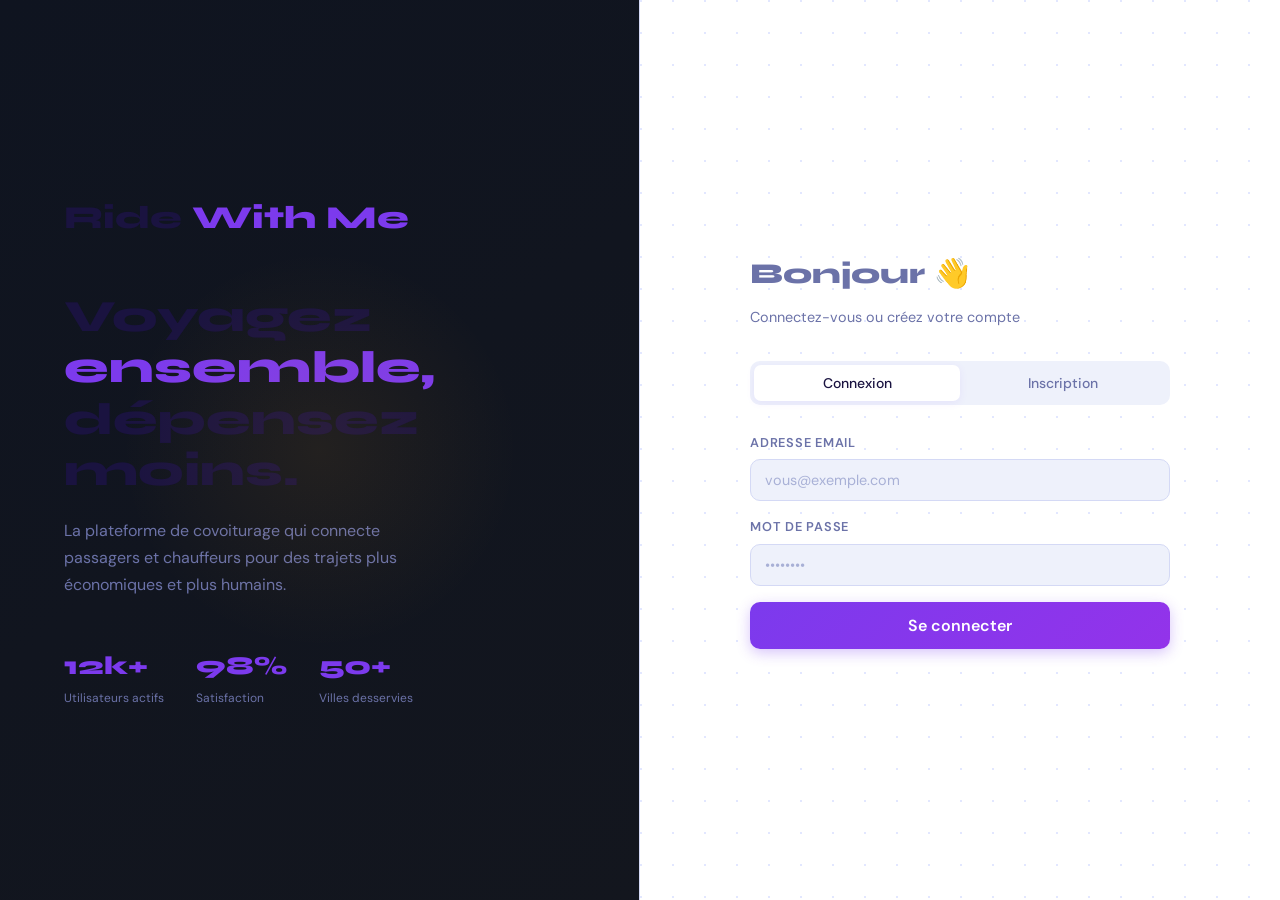
<file: src/main/resources/static/index.html>
<!DOCTYPE html>
<html lang="fr">
<head>
  <meta charset="UTF-8">
  <meta name="viewport" content="width=device-width, initial-scale=1.0">
  <title>Ride With Me — Connexion</title>
  <link rel="stylesheet" href="css/style.css">
  <style>
    /* ── Page-specific styles ── */
    body {
      /* Subtle grid pattern background for depth */
      background-image: radial-gradient(circle at 1px 1px, var(--border-soft) 1px, transparent 0);
      background-size: 32px 32px;
    }

    .auth-wrapper {
      min-height: 100vh;
      display: grid;
      /* Left side: branding panel | Right side: form */
      grid-template-columns: 1fr 1fr;
    }

    /* ── Left branding panel ── */
    .brand-panel {
      background: linear-gradient(145deg, #0f1420 0%, #13161e 100%);
      border-right: 1px solid var(--border);
      display: flex;
      flex-direction: column;
      justify-content: center;
      padding: 64px;
      position: relative;
      overflow: hidden;
    }

    /* Decorative glowing circle behind the hero text */
    .brand-panel::before {
      content: '';
      position: absolute;
      width: 400px; height: 400px;
      background: radial-gradient(circle, rgba(245,166,35,0.08) 0%, transparent 70%);
      top: 50%; left: 50%;
      transform: translate(-50%, -50%);
      pointer-events: none;
    }

    .brand-logo {
      font-family: 'Syne', sans-serif;
      font-size: 2rem;
      font-weight: 800;
      color: var(--text);
      margin-bottom: 48px;
    }
    .brand-logo span { color: var(--amber); }

    .brand-headline {
      font-family: 'Syne', sans-serif;
      font-size: 2.8rem;
      font-weight: 800;
      line-height: 1.15;
      margin-bottom: 20px;
    }
    .brand-headline .highlight {
      color: var(--amber);
      display: block;
    }

    .brand-sub {
      color: var(--text-muted);
      font-size: 1rem;
      line-height: 1.7;
      max-width: 340px;
      margin-bottom: 48px;
    }

    /* Stats row at the bottom of the brand panel */
    .brand-stats {
      display: flex;
      gap: 32px;
    }
    .brand-stat-value {
      font-family: 'Syne', sans-serif;
      font-size: 1.6rem;
      font-weight: 800;
      color: var(--amber);
    }
    .brand-stat-label {
      font-size: 0.75rem;
      color: var(--text-muted);
      margin-top: 2px;
    }

    /* ── Right form panel ── */
    .form-panel {
      display: flex;
      align-items: center;
      justify-content: center;
      padding: 48px;
    }

    .auth-box {
      width: 100%;
      max-width: 420px;
    }

    .auth-title {
      font-family: 'Syne', sans-serif;
      font-size: 1.8rem;
      font-weight: 800;
      margin-bottom: 8px;
    }
    .auth-sub {
      color: var(--text-muted);
      font-size: 0.9rem;
      margin-bottom: 32px;
    }

    /* Tab switcher between Login and Register */
    .auth-tabs {
      display: flex;
      gap: 0;
      background: var(--bg-input);
      padding: 4px;
      border-radius: var(--radius);
      margin-bottom: 28px;
    }
    .auth-tab {
      flex: 1;
      padding: 9px;
      border: none;
      background: none;
      color: var(--text-muted);
      font-family: 'DM Sans', sans-serif;
      font-size: 0.875rem;
      font-weight: 500;
      cursor: pointer;
      border-radius: 7px;
      transition: var(--transition);
      text-align: center;
    }
    .auth-tab.active {
      background: var(--bg-card);
      color: var(--text);
      box-shadow: var(--shadow-sm);
    }

    .auth-form { display: flex; flex-direction: column; gap: 16px; }

    /* The register form is hidden by default and shown via JS */
    #register-form { display: none; }

    .role-selector {
      display: grid;
      grid-template-columns: repeat(3, 1fr);
      gap: 8px;
      margin-top: 4px;
    }
    .role-option { display: none; } /* hide the real radio input */
    .role-label {
      display: flex;
      flex-direction: column;
      align-items: center;
      gap: 6px;
      padding: 12px 8px;
      border: 1px solid var(--border);
      border-radius: var(--radius);
      cursor: pointer;
      transition: var(--transition);
      font-size: 0.8rem;
      color: var(--text-muted);
      text-align: center;
    }
    .role-label:hover { border-color: var(--amber); color: var(--text); }
    .role-option:checked + .role-label {
      border-color: var(--amber);
      background: var(--amber-glow);
      color: var(--amber);
    }
    .role-icon { font-size: 1.4rem; }

    /* Error/success messages below form */
    #auth-message { display: none; margin-top: 4px; }
  </style>
</head>
<body>

<!-- ═══════════════════════════════════════════════════════ -->
<!-- Two-column auth layout                                   -->
<!-- ═══════════════════════════════════════════════════════ -->
<div class="auth-wrapper">

  <!-- ── Left: Branding ────────────────────────────────── -->
  <div class="brand-panel">
    <div class="brand-logo">Ride <span>With Me</span></div>

    <h1 class="brand-headline">
      Voyagez
      <span class="highlight">ensemble,</span>
      dépensez moins.
    </h1>

    <p class="brand-sub">
      La plateforme de covoiturage qui connecte
      passagers et chauffeurs pour des trajets
      plus économiques et plus humains.
    </p>

    <div class="brand-stats">
      <div>
        <div class="brand-stat-value">12k+</div>
        <div class="brand-stat-label">Utilisateurs actifs</div>
      </div>
      <div>
        <div class="brand-stat-value">98%</div>
        <div class="brand-stat-label">Satisfaction</div>
      </div>
      <div>
        <div class="brand-stat-value">50+</div>
        <div class="brand-stat-label">Villes desservies</div>
      </div>
    </div>
  </div>

  <!-- ── Right: Form ────────────────────────────────────── -->
  <div class="form-panel">
    <div class="auth-box">
      <p class="auth-title">Bonjour 👋</p>
      <p class="auth-sub">Connectez-vous ou créez votre compte</p>

      <!-- Tab switcher -->
      <div class="auth-tabs">
        <button class="auth-tab active" id="tab-login"
                onclick="switchTab('login')">Connexion</button>
        <button class="auth-tab" id="tab-register"
                onclick="switchTab('register')">Inscription</button>
      </div>

      <!-- ── Login Form ── -->
      <form class="auth-form" id="login-form" onsubmit="handleLogin(event)">
        <div class="form-group">
          <label class="form-label">Adresse email</label>
          <input class="form-input" type="email" id="login-email"
                 placeholder="vous@exemple.com" required autocomplete="email">
        </div>

        <div class="form-group">
          <label class="form-label">Mot de passe</label>
          <input class="form-input" type="password" id="login-password"
                 placeholder="••••••••" required autocomplete="current-password">
        </div>

        <!-- Error / success message area -->
        <div id="auth-message"></div>

        <button type="submit" class="btn btn-primary btn-full btn-lg"
                id="login-btn">
          Se connecter
        </button>
      </form>

      <!-- ── Register Form ── -->
      <form class="auth-form" id="register-form" onsubmit="handleRegister(event)">
        <div style="display: flex; gap: 16px;">
          <div class="form-group" style="flex: 1;">
            <label class="form-label">Nom</label>
            <input class="form-input" type="text" id="reg-nom"
                   placeholder="Votre nom" required>
          </div>
          <div class="form-group" style="flex: 1;">
            <label class="form-label">Prénom</label>
            <input class="form-input" type="text" id="reg-prenom"
                   placeholder="Votre prénom" required>
          </div>
        </div>

        <div class="form-group">
          <label class="form-label">Adresse email</label>
          <input class="form-input" type="email" id="reg-email"
                 placeholder="vous@exemple.com" required>
        </div>

        <div class="form-group">
          <label class="form-label">Téléphone</label>
          <input class="form-input" type="tel" id="reg-phone"
                 placeholder="06 00 00 00 00" required>
        </div>

        <div class="form-group">
          <label class="form-label">Mot de passe</label>
          <input class="form-input" type="password" id="reg-password"
                 placeholder="Minimum 6 caractères" required minlength="6">
        </div>

        <div class="form-group">
          <label class="form-label">Je suis un(e)</label>
          <!-- Custom radio buttons styled as cards -->
          <div class="role-selector" style="grid-template-columns: repeat(2, 1fr);">
            <input class="role-option" type="radio" name="role"
                   id="role-passager" value="PASSAGER" checked>
            <label class="role-label" for="role-passager">
              <span class="role-icon">🧳</span>
              Passager
            </label>

            <input class="role-option" type="radio" name="role"
                   id="role-chauffeur" value="CHAUFFEUR">
            <label class="role-label" for="role-chauffeur">
              <span class="role-icon">🚗</span>
              Chauffeur
            </label>
          </div>
        </div>

        <div id="auth-message"></div>

        <button type="submit" class="btn btn-primary btn-full btn-lg"
                id="register-btn">
          Créer mon compte
        </button>
      </form>

    </div>
  </div>
</div>

<script src="js/api.js"></script>
<script src="js/auth.js"></script>
<script>
  // ── On page load: if already logged in, redirect ──────
  // This prevents a logged-in user from seeing the login page again.
  (async () => {
    const result = await Auth.me();
    if (result.success) {
      saveSession(result.data);
      redirectToHome(result.data.role?.replace('ROLE_', ''));
    }
  })();

  // ── Tab switcher ──────────────────────────────────────
  // Shows/hides the login or register form
  function switchTab(tab) {
    document.getElementById('login-form').style.display =
      tab === 'login' ? 'flex' : 'none';
    document.getElementById('register-form').style.display =
      tab === 'register' ? 'flex' : 'none';
    document.getElementById('tab-login').classList.toggle('active', tab === 'login');
    document.getElementById('tab-register').classList.toggle('active', tab === 'register');
    // Clear any previous error messages
    document.querySelectorAll('#auth-message').forEach(el => {
      el.style.display = 'none';
      el.innerHTML = '';
    });
  }

  // ── Show message under form ───────────────────────────
  function showMessage(message, type = 'error') {
    // Find the message div in the currently visible form
    const activeForm = document.getElementById('login-form').style.display !== 'none'
      ? 'login-form' : 'register-form';
    const msgEl = document.querySelector(`#${activeForm} #auth-message`);
    if (msgEl) {
      msgEl.style.display = 'flex';
      msgEl.className = `alert alert-${type}`;
      msgEl.innerHTML = message;
    }
  }

  // ── Login handler ─────────────────────────────────────
  async function handleLogin(e) {
    e.preventDefault(); // prevent default form submission

    const btn = document.getElementById('login-btn');
    btn.disabled = true;
    btn.innerHTML = '<div class="spinner"></div> Connexion...';

    const email    = document.getElementById('login-email').value;
    const password = document.getElementById('login-password').value;

    const result = await Auth.login(email, password);

    if (result.success) {
      // Save user info and go to the right dashboard
      const me = await Auth.me();
      if (me.success) {
        saveSession(me.data);
        redirectToHome(me.data.role?.replace('ROLE_', ''));
      }
    } else {
      showMessage(result.error);
      btn.disabled = false;
      btn.innerHTML = 'Se connecter';
    }
  }

  // ── Register handler ──────────────────────────────────
  async function handleRegister(e) {
    e.preventDefault();

    const btn = document.getElementById('register-btn');
    btn.disabled = true;
    btn.innerHTML = '<div class="spinner"></div> Création...';

    const nom      = document.getElementById('reg-nom').value;
    const prenom   = document.getElementById('reg-prenom').value;
    const email    = document.getElementById('reg-email').value;
    const phone    = document.getElementById('reg-phone').value;
    const password = document.getElementById('reg-password').value;
    const role     = document.querySelector('input[name="role"]:checked').value;

    const result = await Auth.register(nom, prenom, email, phone, password, role);

    if (result.success) {
      showMessage('Compte créé ! Vous pouvez maintenant vous connecter.', 'success');
      // Pre-fill the login form with the just-registered email
      document.getElementById('login-email').value = email;
      setTimeout(() => switchTab('login'), 1500);
    } else {
      showMessage(result.error);
    }

    btn.disabled = false;
    btn.innerHTML = 'Créer mon compte';
  }
</script>
</body>
</html>
</file>
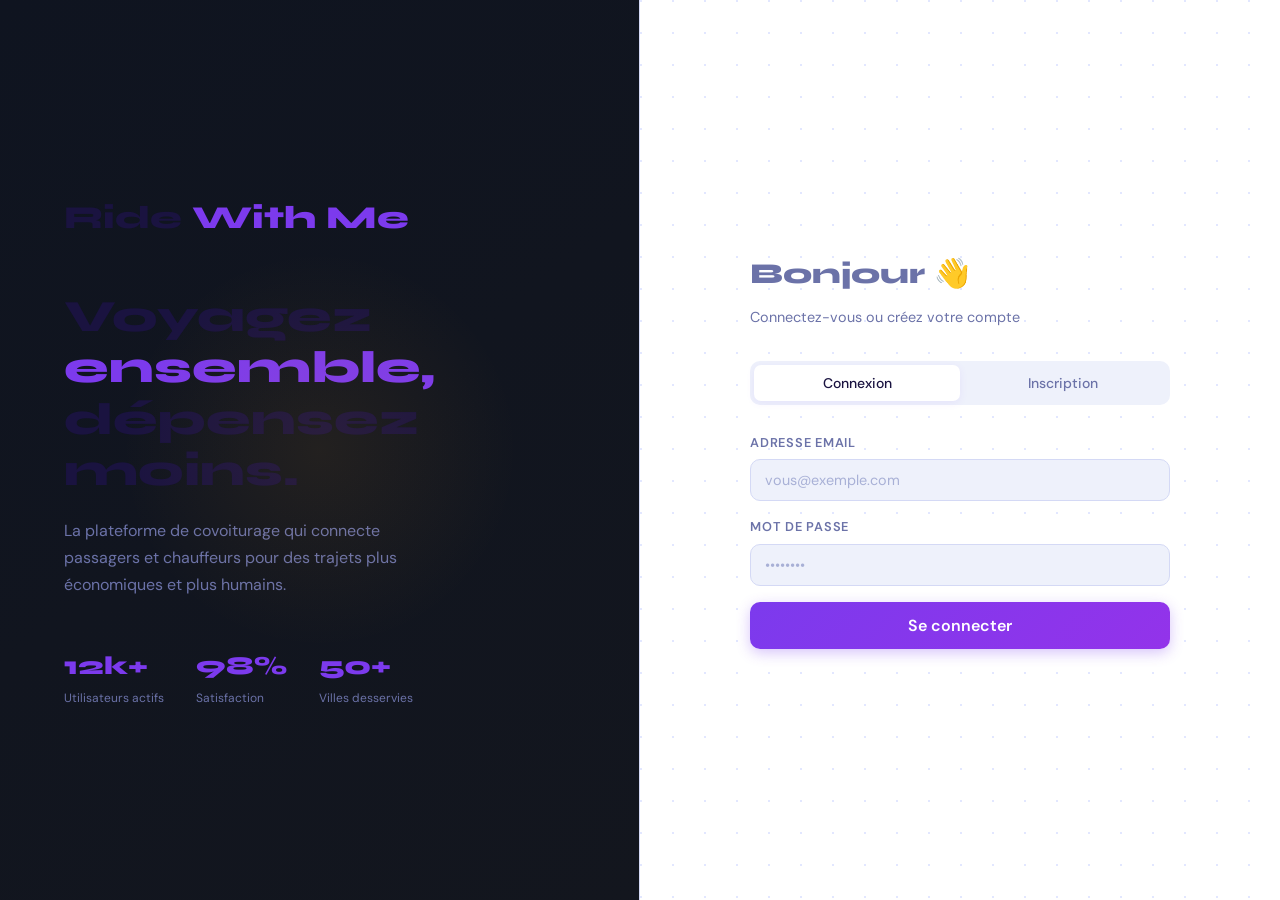
<file: src/main/resources/static/admin.html>
<!DOCTYPE html>
<html lang="fr">
<head>
  <meta charset="UTF-8">
  <meta name="viewport" content="width=device-width, initial-scale=1.0">
  <title>Ride With Me — Administration</title>
  <link rel="stylesheet" href="css/style.css">
</head>
<body>
<main style="padding-bottom: 64px;">
  <div class="container">

    <div class="page-header">
      <h2>Administration</h2>
      <p>Supervision globale de la plateforme</p>
    </div>

    <!-- ── Stats ──────────────────────────────────────── -->
    <div class="grid-4 mb-lg" id="stats-row"></div>

    <!-- ── Tabs ───────────────────────────────────────── -->
    <div class="tabs">
      <button class="tab-btn active" id="tab-users"
              onclick="switchTab('users')">Utilisateurs</button>
      <button class="tab-btn" id="tab-trajets"
              onclick="switchTab('trajets')">Trajets</button>
      <button class="tab-btn" id="tab-reservations"
              onclick="switchTab('reservations')">Réservations</button>
    </div>

    <div id="tab-content"></div>
  </div>
</main>

<script src="js/api.js"></script>
<script src="js/auth.js"></script>
<script>
  let users = [], trajets = [], reservations = [];
  let currentTab = 'users';

  (async () => {
    const user = await requireRole(['ADMIN']);
    if (!user) return;
    renderNavbar(user, 'dashboard');
    await loadAll();
  })();

  async function loadAll() {
    showLoading('tab-content');
    const [u, t, r] = await Promise.all([
      Admin.users(), Admin.trajets(), Admin.reservations()
    ]);

    users        = Array.isArray(u.data) ? u.data : [];
    trajets      = Array.isArray(t.data) ? t.data : [];
    reservations = Array.isArray(r.data) ? r.data : [];

    renderStats();
    switchTab('users');
  }

  function renderStats() {
    const activeUsers  = users.filter(u => u.status === 'ACTIF').length;
    const activeTrajets = trajets.filter(t => t.status === 'PREVU').length;
    const confirmed    = reservations.filter(r => r.status === 'CONFIRMEE').length;
    const revenue      = reservations
      .filter(r => r.status === 'CONFIRMEE')
      .reduce((s, r) => s + (r.prixTotal || 0), 0);

    document.getElementById('stats-row').innerHTML = `
      <div class="stat-card">
        <div class="stat-icon">👥</div>
        <div class="stat-label">Utilisateurs actifs</div>
        <div class="stat-value">${activeUsers}</div>
      </div>
      <div class="stat-card">
        <div class="stat-icon">🛣️</div>
        <div class="stat-label">Trajets disponibles</div>
        <div class="stat-value">${activeTrajets}</div>
      </div>
      <div class="stat-card">
        <div class="stat-icon">✅</div>
        <div class="stat-label">Réservations confirmées</div>
        <div class="stat-value">${confirmed}</div>
      </div>
      <div class="stat-card">
        <div class="stat-icon">💶</div>
        <div class="stat-label">Volume transactions</div>
        <div class="stat-value">${revenue.toFixed(0)} DT</div>
      </div>
    `;
  }

  function switchTab(tab) {
    currentTab = tab;
    ['users','trajets','reservations'].forEach(t => {
      document.getElementById(`tab-${t}`).classList.toggle('active', t === tab);
    });
    if (tab === 'users')        renderUsersTab();
    if (tab === 'trajets')      renderTrajetsTab();
    if (tab === 'reservations') renderReservationsTab();
  }

  // ── Users table ────────────────────────────────────────
  function renderUsersTab() {
    const content = document.getElementById('tab-content');
    
    const formHtml = `
      <div class="card mb-md" style="padding: 24px;">
        <h3 style="margin-bottom: 16px;">Créer un nouvel Administrateur</h3>
        <form id="create-admin-form" onsubmit="handleCreateAdmin(event)" style="display: grid; grid-template-columns: 1fr 1fr; gap: 16px;">
          <div><label class="form-label">Nom</label><input type="text" id="admin-nom" class="form-input" required></div>
          <div><label class="form-label">Prénom</label><input type="text" id="admin-prenom" class="form-input" required></div>
          <div><label class="form-label">Email</label><input type="email" id="admin-email" class="form-input" required></div>
          <div><label class="form-label">Téléphone</label><input type="tel" id="admin-phone" class="form-input" required></div>
          <div><label class="form-label">Mot de passe</label><input type="password" id="admin-password" class="form-input" minlength="6" required></div>
          <div style="display: flex; align-items: flex-end;">
             <button type="submit" class="btn btn-primary" id="admin-btn" style="width: 100%;">Créer l'administrateur</button>
          </div>
        </form>
      </div>
    `;

    if (users.length === 0) {
      content.innerHTML = formHtml + '<div class="empty-state"><div class="empty-icon">👥</div><h3>Aucun utilisateur</h3></div>';
      return;
    }

    content.innerHTML = formHtml + `
      <div class="table-wrapper">
        <table>
          <thead>
            <tr>
              <th>Email</th>
              <th>Téléphone</th>
              <th>Rôle</th>
              <th>Statut</th>
              <th>Actions</th>
            </tr>
          </thead>
          <tbody>
            ${users.map(u => `
              <tr id="user-row-${u.id}">
                <td style="font-weight:500">${u.email}</td>
                <td style="color:var(--text-muted)">${u.phone || '—'}</td>
                <td>${roleBadge(u.role)}</td>
                <td>${statusBadge(u.status)}</td>
                <td>
                  <div style="display:flex; gap:6px;">
                    ${u.status !== 'SUSPENDU' ? `
                      <button class="btn btn-ghost btn-sm"
                              onclick="suspendUser('${u.id}')">
                        Suspendre
                      </button>
                    ` : ''}
                    ${u.status !== 'BLOQUE' ? `
                      <button class="btn btn-danger btn-sm"
                              onclick="blockUser('${u.id}')">
                        Bloquer
                      </button>
                    ` : '<span class="badge badge-red">Bloqué</span>'}
                  </div>
                </td>
              </tr>
            `).join('')}
          </tbody>
        </table>
      </div>
    `;
  }

  // ── Trips table ────────────────────────────────────────
  function renderTrajetsTab() {
    const content = document.getElementById('tab-content');
    content.innerHTML = `
      <div class="table-wrapper">
        <table>
          <thead>
            <tr>
              <th>Trajet</th>
              <th>Chauffeur</th>
              <th>Départ</th>
              <th>Places</th>
              <th>Prix</th>
              <th>Statut</th>
            </tr>
          </thead>
          <tbody>
            ${trajets.map(t => `
              <tr>
                <td style="font-weight:500">${t.origine} → ${t.destination}</td>
                <td style="color:var(--text-muted); font-size:0.85rem">
                  ${t.chauffeur?.email || '—'}
                </td>
                <td style="color:var(--text-muted); font-size:0.85rem">
                  ${formatDateShort(t.heureDepart)}
                </td>
                <td>${t.placesReservees}/${t.placesTotales}</td>
                <td style="color:var(--amber); font-weight:600">${t.prixParPlace}DT</td>
                <td>${statusBadge(t.status)}</td>
              </tr>
            `).join('')}
          </tbody>
        </table>
      </div>
    `;
  }

  // ── Reservations table ─────────────────────────────────
  function renderReservationsTab() {
    const content = document.getElementById('tab-content');
    content.innerHTML = `
      <div class="table-wrapper">
        <table>
          <thead>
            <tr>
              <th>Trajet</th>
              <th>Passager</th>
              <th>Places</th>
              <th>Total</th>
              <th>Paiement</th>
              <th>Statut</th>
            </tr>
          </thead>
          <tbody>
            ${reservations.map(r => `
              <tr>
                <td style="font-weight:500; font-size:0.875rem">
                  ${r.trajet?.origine || '?'} → ${r.trajet?.destination || '?'}
                </td>
                <td style="color:var(--text-muted); font-size:0.85rem">
                  ${r.passagerEmail || '—'}
                </td>
                <td>${r.nombrePlaces}</td>
                <td style="color:var(--amber); font-weight:600">
                  ${r.prixTotal?.toFixed(2)} DT
                </td>
                <td>${r.transaction ? statusBadge(r.transaction.status) : '<span class="badge badge-muted">—</span>'}</td>
                <td>${statusBadge(r.status)}</td>
              </tr>
            `).join('')}
          </tbody>
        </table>
      </div>
    `;
  }

  // ── Admin actions ──────────────────────────────────────
  async function suspendUser(id) {
    if (!confirm('Suspendre cet utilisateur ?')) return;
    const result = await Admin.suspendre(id);
    if (result.success) {
      toast('Compte suspendu', 'success');
      await loadAll();
    } else { toast(result.error, 'error'); }
  }

  async function blockUser(id) {
    if (!confirm('Bloquer définitivement cet utilisateur ?')) return;
    const result = await Admin.bloquer(id);
    if (result.success) {
      toast('Utilisateur bloqué', 'success');
      await loadAll();
    } else { toast(result.error, 'error'); }
  }

  async function handleCreateAdmin(e) {
    e.preventDefault();
    const btn = document.getElementById('admin-btn');
    btn.disabled = true;
    btn.innerHTML = '<div class="spinner"></div> Création...';

    const nom = document.getElementById('admin-nom').value;
    const prenom = document.getElementById('admin-prenom').value;
    const email = document.getElementById('admin-email').value;
    const phone = document.getElementById('admin-phone').value;
    const password = document.getElementById('admin-password').value;

    const result = await Admin.creerAdmin(nom, prenom, email, phone, password);

    if (result.success) {
      toast('Administrateur créé avec succès !', 'success');
      await loadAll(); // Reloads users table
    } else {
      toast(result.error, 'error');
    }

    btn.disabled = false;
    btn.innerHTML = "Créer l'administrateur"; 
  }
</script>
</body>
</html>
</file>
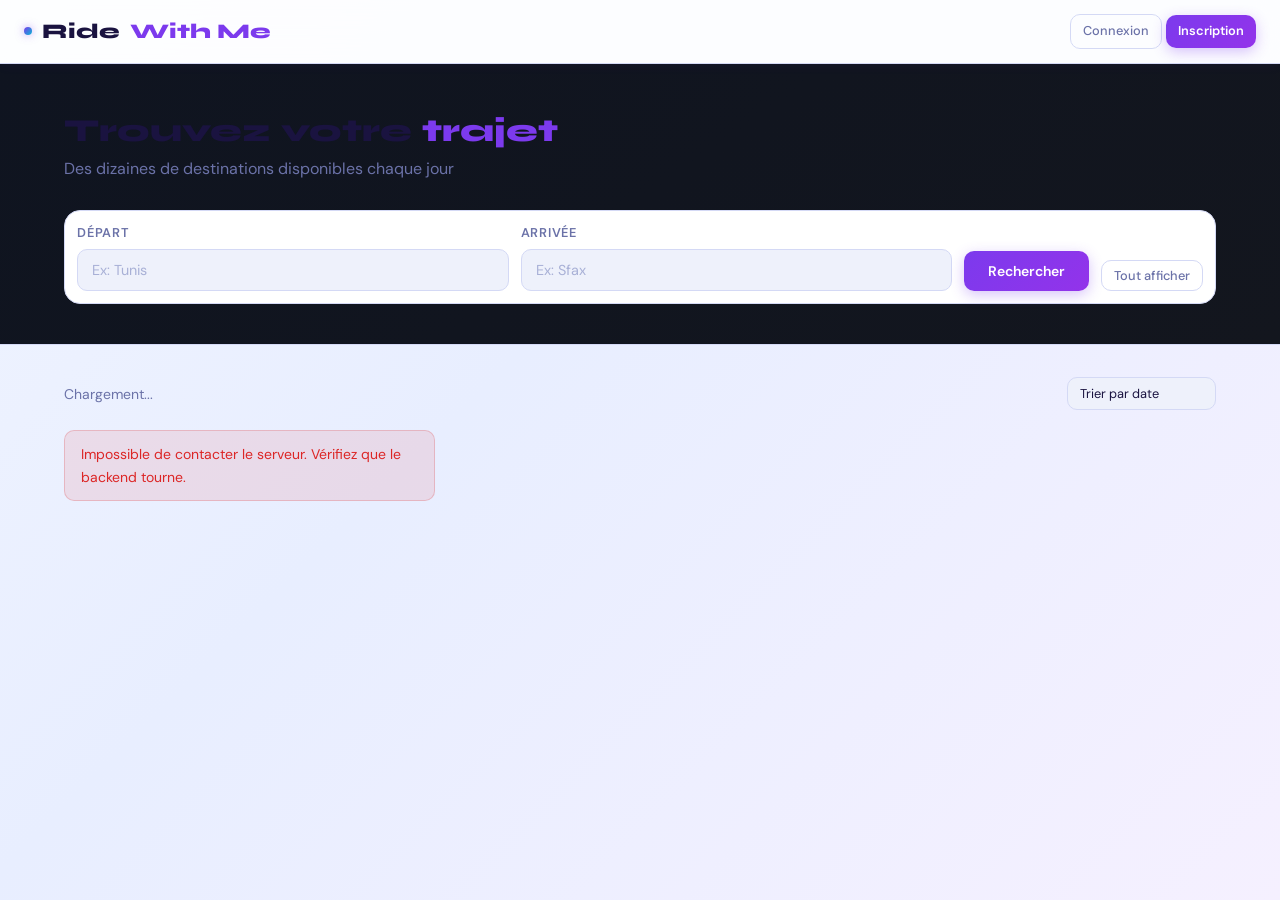
<file: src/main/resources/static/browse.html>
<!DOCTYPE html>
<html lang="fr">
<head>
  <meta charset="UTF-8">
  <meta name="viewport" content="width=device-width, initial-scale=1.0">
  <title>Ride With Me — Trajets disponibles</title>
  <link rel="stylesheet" href="css/style.css">
  <style>
    /* ── Hero search bar ── */
    .hero {
      background: linear-gradient(145deg, #0f1420 0%, #13161e 100%);
      border-bottom: 1px solid var(--border);
      padding: 48px 0 40px;
    }
    .hero-title {
      font-family: 'Syne', sans-serif;
      font-size: 2rem;
      font-weight: 800;
      margin-bottom: 6px;
    }
    .hero-title span { color: var(--amber); }
    .hero p { margin-bottom: 28px; }

    .search-bar {
      display: flex;
      gap: 12px;
      background: var(--bg-card);
      border: 1px solid var(--border);
      border-radius: var(--radius-lg);
      padding: 12px;
      align-items: flex-end;
      flex-wrap: wrap;
    }
    .search-bar .form-group { flex: 1; min-width: 140px; }
    .search-bar .form-input { background: var(--bg-input); }

    /* ── Results area ── */
    .results-header {
      display: flex;
      align-items: center;
      justify-content: space-between;
      margin-bottom: 20px;
      flex-wrap: wrap;
      gap: 12px;
    }
    .results-count {
      font-size: 0.875rem;
      color: var(--text-muted);
    }
    .results-count strong { color: var(--text); }

    /* ── Trip detail modal ── */
    .detail-row {
      display: flex;
      justify-content: space-between;
      padding: 10px 0;
      border-bottom: 1px solid var(--border-soft);
      font-size: 0.875rem;
    }
    .detail-row:last-child { border-bottom: none; }
    .detail-label { color: var(--text-muted); }
    .detail-value { font-weight: 500; color: var(--text); }

    .booking-summary {
      background: var(--bg-input);
      border-radius: var(--radius);
      padding: 16px;
      margin: 16px 0;
    }
    .booking-total {
      display: flex;
      justify-content: space-between;
      align-items: center;
      margin-top: 12px;
      padding-top: 12px;
      border-top: 1px solid var(--border);
    }
    .booking-total-label { font-weight: 600; color: var(--text); }
    .booking-total-price {
      font-family: 'Syne', sans-serif;
      font-size: 1.6rem;
      font-weight: 800;
      color: var(--amber);
    }
  </style>
</head>
<body>

<!-- Navbar injected by renderNavbar() in script below -->

<!-- ── Hero + Search ──────────────────────────────────── -->
<div class="hero">
  <div class="container">
    <h1 class="hero-title">Trouvez votre <span>trajet</span></h1>
    <p>Des dizaines de destinations disponibles chaque jour</p>

    <div class="search-bar">
      <div class="form-group">
        <label class="form-label">Départ</label>
        <input class="form-input" type="text" id="search-origine"
               placeholder="Ex: Tunis">
      </div>
      <div class="form-group">
        <label class="form-label">Arrivée</label>
        <input class="form-input" type="text" id="search-destination"
               placeholder="Ex: Sfax">
      </div>
      <button class="btn btn-primary" onclick="searchTrajets()" id="search-btn"
              style="padding: 11px 24px;">
        Rechercher
      </button>
      <button class="btn btn-ghost btn-sm" onclick="resetSearch()">
        Tout afficher
      </button>
    </div>
  </div>
</div>

<!-- ── Results ────────────────────────────────────────── -->
<main style="padding: 32px 0 64px;">
  <div class="container">
    <div class="results-header">
      <div class="results-count" id="results-count">Chargement...</div>
      <!-- Sort is cosmetic — in a real app you'd pass sort params to the API -->
      <select class="form-input" id="sort-select" onchange="sortTrajets()"
              style="width: auto; font-size: 0.8rem; padding: 7px 28px 7px 12px;">
        <option value="date">Trier par date</option>
        <option value="prix-asc">Prix croissant</option>
        <option value="prix-desc">Prix décroissant</option>
        <option value="places">Places disponibles</option>
      </select>
    </div>

    <div id="trips-grid" class="grid-auto">
      <!-- Trip cards rendered by JS -->
    </div>
  </div>
</main>

<!-- ── Trip Detail Modal ──────────────────────────────── -->
<div class="modal-overlay" id="trip-modal">
  <div class="modal" style="max-width: 900px; padding: 0; display: flex; flex-direction: row; overflow: hidden;">
    
    <!-- Left side: Details & Booking -->
    <div style="flex: 1; padding: 24px; max-height: 85vh; overflow-y: auto;">
      <div class="modal-header">
        <h3 id="modal-title">Détails du trajet</h3>
        <button class="modal-close" onclick="closeModal()">✕</button>
      </div>

      <div id="modal-details">
        <!-- Populated dynamically by openTripModal() -->
      </div>

      <!-- Booking section — only shown if user is logged in as PASSAGER -->
      <div id="booking-section" style="display:none; margin-top: 16px;">
        <div class="divider-text" style="margin: 16px 0;">
          <span>Réservation</span>
        </div>

        <div class="booking-summary">
          <div class="form-group">
            <label class="form-label">Nombre de places</label>
            <input class="form-input" type="number" id="places-input"
                   min="1" value="1" oninput="updateTotal()">
          </div>

          <!-- Payment method selector -->
          <div class="form-group" style="margin-top: 12px;">
            <label class="form-label">Moyen de paiement</label>
            <div class="select-wrapper">
              <select class="form-input" id="payment-select">
                <!-- Populated by loadPaymentMethods() -->
              </select>
            </div>
            <div id="no-payment-warning" style="display:none; margin-top:6px;">
              <div class="alert alert-error">
                Aucune carte enregistrée.
                <a href="passenger.html" style="font-weight:600; color:var(--red);">
                  Ajoutez-en une ici
                </a>
                avant de réserver.
              </div>
            </div>
          </div>

          <div class="booking-total">
            <span class="booking-total-label">Total estimé</span>
            <span class="booking-total-price" id="booking-total">0 DT</span>
          </div>
        </div>

        <button class="btn btn-primary btn-full btn-lg"
                id="book-btn" onclick="bookTrip()">
          Envoyer la demande
        </button>

        <p style="font-size:0.75rem; color:var(--text-muted);
                   text-align:center; margin-top:8px;">
          Le paiement sera prélevé uniquement après confirmation du chauffeur.
        </p>
      </div>
      
      <!-- Not logged in message -->
      <div id="login-prompt" style="display:none; margin-top: 16px;">
        <div class="alert alert-info">
          <a href="index.html" style="font-weight:600;">Connectez-vous</a>
          &nbsp;pour réserver ce trajet
        </div>
      </div>
    </div>

    <!-- Right side: Map -->
    <div style="flex: 1; background: var(--bg-input); display: flex; flex-direction: column; border-left: 1px solid var(--border);">
      <iframe id="trip-map" width="100%" height="100%" style="border:0; min-height: 400px; width: 100%; height: 100%;" loading="lazy"></iframe>
    </div>

  </div>
</div>

<script src="js/api.js"></script>
<script src="js/auth.js"></script>
<script>
  // State
  let allTrajets = [];       // full list from the API
  let currentTrip = null;    // the trip currently open in the modal
  let currentUser = null;    // null if not logged in

  // ── Init ──────────────────────────────────────────────
  // This page is public — no requireAuth() needed.
  // We try to get the user silently; if not logged in, we
  // show the page without the booking section.
  (async () => {
    const me = await Auth.me();
    if (me.success) {
      currentUser = me.data;
      saveSession(me.data);
      // Render navbar with user context
      renderNavbar(me.data, 'browse');
    } else {
      // Not logged in — render minimal navbar with just the brand
      renderPublicNavbar();
    }

    // Load trips regardless of login state
    await loadTrajets();
  })();

  // ── Public Navbar (for non-logged-in users) ────────────
  function renderPublicNavbar() {
    const nav = document.createElement('nav');
    nav.className = 'navbar';
    nav.innerHTML = `
      <div class="navbar-brand">
        <span class="dot"></span>
        Ride <span>With Me</span>
      </div>
      <div class="navbar-links">
        <a href="index.html" class="btn btn-ghost btn-sm">Connexion</a>
        <a href="index.html" class="btn btn-primary btn-sm">Inscription</a>
      </div>
    `;
    document.body.prepend(nav);
  }

  // ── Load all available trips ───────────────────────────
  async function loadTrajets() {
    showLoading('trips-grid');
    const result = await Trajets.disponibles();

    if (!result.success) {
      document.getElementById('trips-grid').innerHTML =
        `<div class="alert alert-error">${result.error}</div>`;
      return;
    }

    // The API returns an array — handle both array and single-item responses
    allTrajets = Array.isArray(result.data) ? result.data : [result.data];
    renderTripCards(allTrajets);
  }

  // ── Search ────────────────────────────────────────────
  async function searchTrajets() {
    const origine      = document.getElementById('search-origine').value.trim();
    const destination  = document.getElementById('search-destination').value.trim();

    const btn = document.getElementById('search-btn');
    btn.disabled = true;
    btn.innerHTML = '<div class="spinner"></div>';

    const result = await Trajets.disponibles(origine, destination);

    btn.disabled = false;
    btn.innerHTML = 'Rechercher';

    if (result.success) {
      allTrajets = Array.isArray(result.data) ? result.data : [result.data];
      renderTripCards(allTrajets);
    }
  }

  function resetSearch() {
    document.getElementById('search-origine').value = '';
    document.getElementById('search-destination').value = '';
    loadTrajets();
  }

  // ── Sort ──────────────────────────────────────────────
  function sortTrajets() {
    const sortValue = document.getElementById('sort-select').value;
    const sorted = [...allTrajets];

    if (sortValue === 'prix-asc')  sorted.sort((a,b) => a.prixParPlace - b.prixParPlace);
    if (sortValue === 'prix-desc') sorted.sort((a,b) => b.prixParPlace - a.prixParPlace);
    if (sortValue === 'date')      sorted.sort((a,b) => new Date(a.heureDepart) - new Date(b.heureDepart));
    if (sortValue === 'places')    sorted.sort((a,b) => b.placesDisponibles - a.placesDisponibles);

    renderTripCards(sorted);
  }

  // ── Render trip cards ─────────────────────────────────
  function renderTripCards(trips) {
    const grid = document.getElementById('trips-grid');
    const count = document.getElementById('results-count');

    count.innerHTML = `<strong>${trips.length}</strong> trajet${trips.length !== 1 ? 's' : ''} disponible${trips.length !== 1 ? 's' : ''}`;

    if (trips.length === 0) {
      grid.innerHTML = `
        <div class="empty-state" style="grid-column: 1/-1;">
          <div class="empty-icon">🔍</div>
          <h3>Aucun trajet trouvé</h3>
          <p>Essayez d'autres villes ou vérifiez plus tard.</p>
          <button class="btn btn-secondary mt-md" onclick="resetSearch()">
            Voir tous les trajets
          </button>
        </div>
      `;
      return;
    }

    grid.innerHTML = trips.map(trip => `
      <div class="trip-card" onclick="openTripModal('${trip.id}')">
        <div class="trip-route">
          <span>${trip.origine}</span>
          <span class="arrow">→</span>
          <span>${trip.destination}</span>
        </div>

        <div class="trip-meta">
          <span>📅 ${formatDateShort(trip.heureDepart)}</span>
          <span>💺 ${trip.placesDisponibles} place${trip.placesDisponibles !== 1 ? 's' : ''}</span>
          <span>🧑 ${trip.chauffeur?.email?.split('@')[0] || 'N/A'}</span>

        </div>

        <div class="trip-footer">
          <div class="trip-price">
            ${trip.prixParPlace} DT
            <small>/ place</small>
          </div>
          ${trip.complet
            ? '<span class="badge badge-red">Complet</span>'
            : '<span class="badge badge-green">Disponible</span>'}
        </div>
      </div>
    `).join('');
  }

  // ── Open trip detail modal ─────────────────────────────
 async function openTripModal(tripId) {
    currentTrip = allTrajets.find(t => t.id === tripId);
    if (!currentTrip) return;

    document.getElementById('modal-title').textContent =
        `${currentTrip.origine} → ${currentTrip.destination}`;

    // Fill details — same as before
    document.getElementById('modal-details').innerHTML = `
        <div class="detail-row">
            <span class="detail-label">Départ</span>
            <span class="detail-value">${currentTrip.origine}</span>
        </div>
        <div class="detail-row">
            <span class="detail-label">Destination</span>
            <span class="detail-value">${currentTrip.destination}</span>
        </div>
        <div class="detail-row">
            <span class="detail-label">Date & heure</span>
            <span class="detail-value">${formatDate(currentTrip.heureDepart)}</span>
        </div>
        <div class="detail-row">
            <span class="detail-label">Chauffeur</span>
            <span class="detail-value">
                ${currentTrip.chauffeur?.email?.split('@')[0] || 'N/A'}
            </span>
        </div>
        <div class="detail-row">
            <span class="detail-label">Véhicule</span>
            <span class="detail-value">
                ${currentTrip.vehicule?.marque || ''} 
                ${currentTrip.vehicule?.modele || ''}
            </span>
        </div>
        <div class="detail-row">
            <span class="detail-label">Places disponibles</span>
            <span class="detail-value">
                ${currentTrip.placesDisponibles} / ${currentTrip.placesTotales}
            </span>
        </div>
        <div class="detail-row">
            <span class="detail-label">Prix par place</span>
            <span class="detail-value" style="color:var(--amber); font-weight:700;">
                ${currentTrip.prixParPlace} DT
            </span>
        </div>
        <div class="detail-row">
            <span class="detail-label">Statut</span>
            <span>${statusBadge(currentTrip.status)}</span>
        </div>
    `;

    const role            = currentUser?.role?.replace('ROLE_', '');
    const bookingSection  = document.getElementById('booking-section');
    const loginPrompt     = document.getElementById('login-prompt');
    const tripMap         = document.getElementById('trip-map');

    // Update map iframe
    const mapUrl = `https://maps.google.com/maps?saddr=${encodeURIComponent(currentTrip.origine)}&daddr=${encodeURIComponent(currentTrip.destination)}&output=embed`;
    tripMap.src = mapUrl;

    if (!currentUser) {
        loginPrompt.style.display  = 'block';
        bookingSection.style.display = 'none';
    } else if (role === 'PASSAGER' && !currentTrip.complet) {
        bookingSection.style.display = 'block';
        loginPrompt.style.display    = 'none';
        document.getElementById('places-input').max = currentTrip.placesDisponibles;
        document.getElementById('places-input').value = 1;
        updateTotal();

        // Load passenger's payment methods into the selector
        await loadPaymentMethodsIntoModal();
    } else {
        bookingSection.style.display = 'none';
        loginPrompt.style.display    = 'none';
    }

    document.getElementById('trip-modal').classList.add('open');
}

// Populate the payment method dropdown inside the booking modal
async function loadPaymentMethodsIntoModal() {
    const select  = document.getElementById('payment-select');
    const warning = document.getElementById('no-payment-warning');
    const bookBtn = document.getElementById('book-btn');

    select.innerHTML = '<option value="">Chargement...</option>';

    const result  = await Paiement.list();
    const methods = Array.isArray(result.data) ? result.data : [];

    if (methods.length === 0) {
        // No payment method — show warning and disable the book button
        select.style.display   = 'none';
        warning.style.display  = 'block';
        bookBtn.disabled       = true;
        bookBtn.title          = 'Ajoutez un moyen de paiement pour réserver';
        return;
    }

    // Payment methods exist — populate the dropdown
    select.style.display   = 'block';
    warning.style.display  = 'none';
    bookBtn.disabled       = false;

    select.innerHTML = methods.map(mp => `
        <option value="${mp.id}">
            ${mp.type} — ${mp.numeroMasque} (expire ${mp.dateExpiration})
        </option>
    `).join('');
}
  // Update the price total when seat count changes
  function updateTotal() {
    const places = parseInt(document.getElementById('places-input').value) || 1;
    const total = places * (currentTrip?.prixParPlace || 0);
    document.getElementById('booking-total').textContent = `${total.toFixed(2)} DT`;
  }

  function closeModal() {
    document.getElementById('trip-modal').classList.remove('open');
  }

  // ── Book a trip ───────────────────────────────────────
 async function bookTrip() {
    const places        = parseInt(document.getElementById('places-input').value);
    const selectedCard  = document.getElementById('payment-select').value;

    if (!places || places < 1) {
        toast('Veuillez entrer un nombre de places valide', 'error');
        return;
    }

    if (!selectedCard) {
        toast('Veuillez sélectionner un moyen de paiement', 'error');
        return;
    }

    const btn = document.getElementById('book-btn');
    btn.disabled = true;
    btn.innerHTML = '<div class="spinner"></div> Envoi...';

    const result = await Reservations.creer(currentTrip.id, places);

    btn.disabled = false;
    btn.innerHTML = 'Envoyer la demande';

    if (result.success) {
        toast('Demande envoyée — en attente du chauffeur 🕐', 'success', 4000);
        closeModal();
        await loadTrajets();
    } else {
        // Backend threw PaiementEchouéException — no payment method
        // or TrajetCompletException — trip full
        toast(result.error, 'error', 5000);
    }
}

  // Close modal when clicking outside it
  document.getElementById('trip-modal').addEventListener('click', function(e) {
    if (e.target === this) closeModal();
  });
</script>
</body>
</html>
</file>
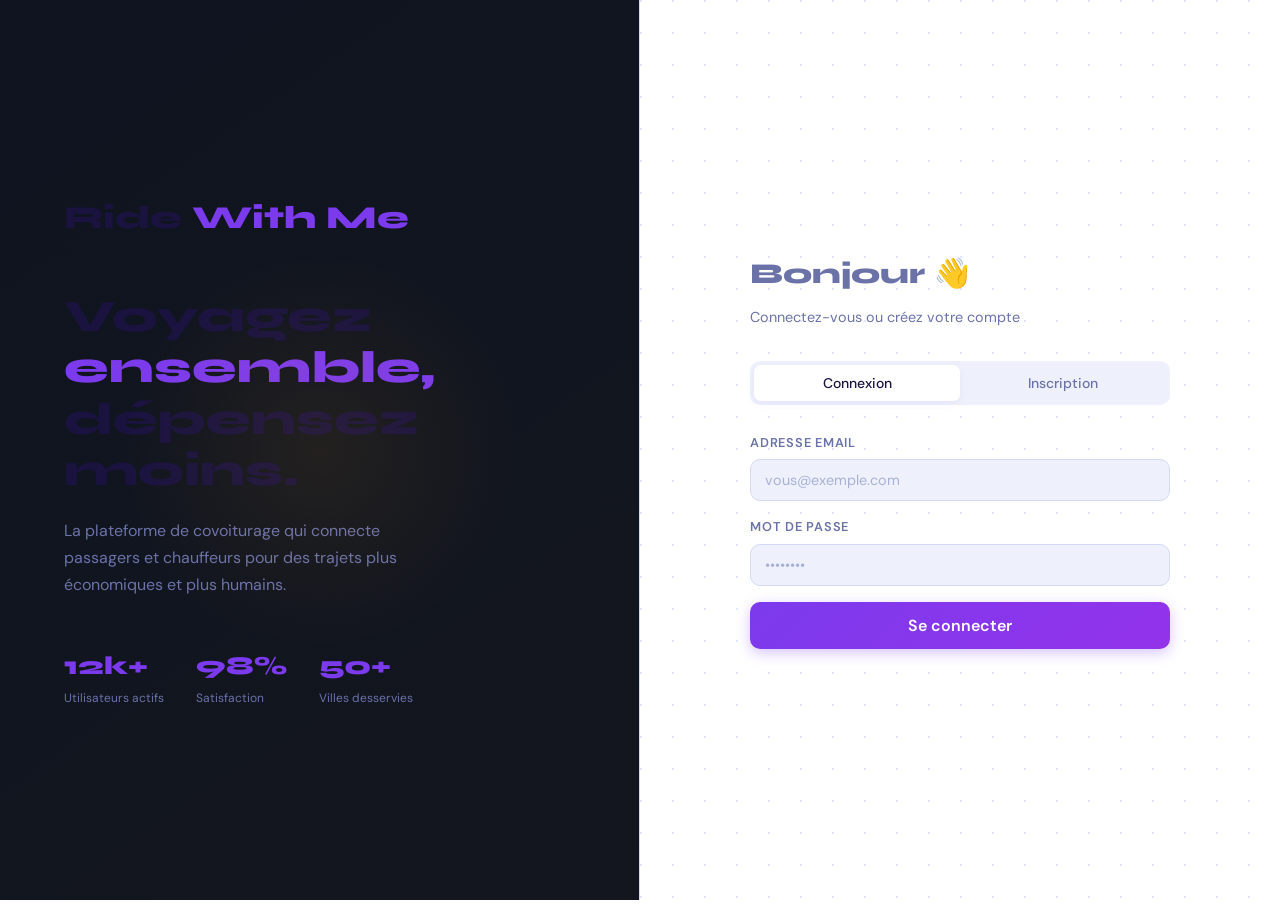
<file: src/main/resources/static/driver.html>
<!DOCTYPE html>
<html lang="fr">
<head>
  <meta charset="UTF-8">
  <meta name="viewport" content="width=device-width, initial-scale=1.0">
  <title>Ride With Me — Tableau de bord chauffeur</title>
  <link rel="stylesheet" href="css/style.css">
  <style>
    .trip-row {
      background: var(--bg-card);
      border: 1px solid var(--border);
      border-radius: var(--radius-lg);
      padding: 18px 20px;
      display: flex;
      align-items: center;
      gap: 16px;
      flex-wrap: wrap;
      transition: var(--transition);
    }
    .trip-row:hover { border-color: var(--border-soft); }
    .trip-row-route {
      font-family: 'Syne', sans-serif;
      font-weight: 700;
      font-size: 1rem;
      flex: 1;
      min-width: 180px;
    }
    .trip-row-meta {
      display: flex;
      gap: 14px;
      font-size: 0.8rem;
      color: var(--text-muted);
      flex-wrap: wrap;
    }
    .trip-row-actions {
      display: flex;
      gap: 8px;
      flex-shrink: 0;
    }
    .res-mini {
      background: var(--bg-input);
      border-radius: var(--radius);
      padding: 10px 14px;
      display: flex;
      align-items: center;
      justify-content: space-between;
      gap: 12px;
      font-size: 0.875rem;
    }
    .note-stars { color: var(--amber); font-size: 1.2rem; }
  </style>
</head>
<body>
<main style="padding-bottom: 64px;">
  <div class="container">

    <div class="page-header">
      <h2>Tableau de bord</h2>
      <p>Gérez vos trajets, véhicules et réservations</p>
    </div>

    <!-- ── Stats ──────────────────────────────────────── -->
    <div class="grid-4 mb-lg" id="stats-row"></div>

    <!-- ── Tabs ───────────────────────────────────────── -->
    <div class="tabs">
      <button class="tab-btn active" id="tab-trajets"
              onclick="switchTab('trajets')">Mes trajets</button>
      <button class="tab-btn" id="tab-vehicules"
              onclick="switchTab('vehicules')">Mes véhicules</button>
      <button class="tab-btn" id="tab-reservations"
              onclick="switchTab('reservations')">Réservations reçues</button>
    </div>

    <div id="tab-content"></div>
  </div>
</main>

<!-- ── Add Trip Modal ─────────────────────────────────── -->
<div class="modal-overlay" id="trip-modal">
  <div class="modal">
    <div class="modal-header">
      <h3>Proposer un trajet</h3>
      <button class="modal-close" onclick="closeModal('trip-modal')">✕</button>
    </div>
    <form onsubmit="createTrip(event)">
      <div style="display:flex; flex-direction:column; gap:14px;">
        <div class="grid-2">
          <div class="form-group">
            <label class="form-label">Départ</label>
            <input class="form-input" type="text" id="t-origine"
                   placeholder="Ex: Tunis" required>
          </div>
          <div class="form-group">
            <label class="form-label">Destination</label>
            <input class="form-input" type="text" id="t-destination"
                   placeholder="Ex: Sfax" required>
          </div>
        </div>
        <div class="form-group">
          <label class="form-label">Date et heure de départ</label>
          <input class="form-input" type="datetime-local" id="t-heure" required>
        </div>
        <div class="grid-2">
          <div class="form-group">
            <label class="form-label">Places disponibles</label>
            <input class="form-input" type="number" id="t-places"
                   min="1" max="8" placeholder="Ex: 3" required>
          </div>
          <div class="form-group">
            <label class="form-label">Prix par place (DT)</label>
            <input class="form-input" type="number" id="t-prix"
                   min="0" step="0.5" placeholder="Ex: 15" required>
          </div>
        </div>
        <div class="form-group">
          <label class="form-label">Véhicule</label>
          <div class="select-wrapper">
            <select class="form-input" id="t-vehicule" required>
              <option value="">Sélectionnez un véhicule</option>
            </select>
          </div>
        </div>
        <div id="trip-form-msg" style="display:none;"></div>
        <button type="submit" class="btn btn-primary btn-full" id="trip-submit-btn">
          Publier le trajet
        </button>
      </div>
    </form>
  </div>
</div>

<!-- ── Add Vehicle Modal ─────────────────────────────── -->
<div class="modal-overlay" id="vehicule-modal">
  <div class="modal">
    <div class="modal-header">
      <h3>Ajouter un véhicule</h3>
      <button class="modal-close" onclick="closeModal('vehicule-modal')">✕</button>
    </div>
    <form onsubmit="addVehicule(event)">
      <div style="display:flex; flex-direction:column; gap:14px;">
        <div class="grid-2">
          <div class="form-group">
            <label class="form-label">Marque</label>
            <input class="form-input" type="text" id="v-marque"
                   placeholder="Ex: Toyota" required>
          </div>
          <div class="form-group">
            <label class="form-label">Modèle</label>
            <input class="form-input" type="text" id="v-modele"
                   placeholder="Ex: Corolla" required>
          </div>
        </div>
        <div class="grid-2">
          <div class="form-group">
            <label class="form-label">Capacité max</label>
            <input class="form-input" type="number" id="v-capacite"
                   min="1" max="9" placeholder="Ex: 4" required>
          </div>
          <div class="form-group">
            <label class="form-label">Plaque d'immatriculation</label>
            <input class="form-input" type="text" id="v-plaque"
                   placeholder="Ex: AB-123-CD" required>
          </div>
        </div>
        <div id="vehicule-form-msg" style="display:none;"></div>
        <button type="submit" class="btn btn-primary btn-full" id="vehicule-submit-btn">
          Ajouter le véhicule
        </button>
      </div>
    </form>
  </div>
</div>

<!-- ── Reservations Panel Modal ───────────────────────── -->
<div class="modal-overlay" id="res-modal">
  <div class="modal" style="max-width: 560px;">
    <div class="modal-header">
      <h3 id="res-modal-title">Réservations du trajet</h3>
      <button class="modal-close" onclick="closeModal('res-modal')">✕</button>
    </div>
    <div id="res-modal-list" style="display:flex; flex-direction:column; gap:10px;"></div>
  </div>
</div>

<script src="js/api.js"></script>
<script src="js/auth.js"></script>
<script>
  let vehicules = [];
  let trajets   = [];
  let currentTab = 'trajets';

  (async () => {
    const user = await requireRole(['CHAUFFEUR']);
    if (!user) return;

    renderNavbar(user, 'dashboard');
    await Promise.all([loadStats(), loadTrajets(), loadVehicules()]);
  })();

  // ── Load stats ─────────────────────────────────────────
  async function loadStats() {
    const [trajetsRes, notesRes, vehiculesRes] = await Promise.all([
      Trajets.mesTrajets(),
      Chauffeur.notes(),
      Chauffeur.vehicules()
    ]);

    const trips     = Array.isArray(trajetsRes.data) ? trajetsRes.data : [];
    const note      = notesRes.data ?? 0;
    const vCount    = Array.isArray(vehiculesRes.data) ? vehiculesRes.data.length : 0;
    const actifs    = trips.filter(t => t.status === 'PREVU').length;

    const stars = '★'.repeat(Math.round(note)) + '☆'.repeat(5 - Math.round(note));

    document.getElementById('stats-row').innerHTML = `
      <div class="stat-card">
        <div class="stat-icon">🛣️</div>
        <div class="stat-label">Trajets proposés</div>
        <div class="stat-value">${trips.length}</div>
      </div>
      <div class="stat-card">
        <div class="stat-icon">🟢</div>
        <div class="stat-label">Trajets actifs</div>
        <div class="stat-value">${actifs}</div>
      </div>
      <div class="stat-card">
        <div class="stat-icon">🚗</div>
        <div class="stat-label">Véhicules</div>
        <div class="stat-value">${vCount}</div>
      </div>
      <div class="stat-card">
        <div class="stat-icon">⭐</div>
        <div class="stat-label">Note moyenne</div>
        <div class="stat-value">${note.toFixed(1)}</div>
      </div>
    `;
  }

  // ── Load trips ─────────────────────────────────────────
  async function loadTrajets() {
    const result = await Trajets.mesTrajets();
    trajets = Array.isArray(result.data) ? result.data : [];
    if (currentTab === 'trajets') renderTrajetsTab();
  }

  // ── Load vehicles ──────────────────────────────────────
  async function loadVehicules() {
    const result = await Chauffeur.vehicules();
    vehicules = Array.isArray(result.data) ? result.data : [];
    updateVehiculeSelect();
    if (currentTab === 'vehicules') renderVehiculesTab();
  }

  // ── Populate vehicle dropdown in trip modal ────────────
  function updateVehiculeSelect() {
    const sel = document.getElementById('t-vehicule');
    sel.innerHTML = '<option value="">Sélectionnez un véhicule</option>' +
      vehicules.map(v =>
        `<option value="${v.id}">${v.marque} ${v.modele} (${v.plaqueImmatriculation})</option>`
      ).join('');
  }

  // ── Tab switch ─────────────────────────────────────────
  function switchTab(tab) {
    currentTab = tab;
    ['trajets','vehicules','reservations'].forEach(t => {
      document.getElementById(`tab-${t}`).classList.toggle('active', t === tab);
    });

    if (tab === 'trajets')      renderTrajetsTab();
    if (tab === 'vehicules')    renderVehiculesTab();
    if (tab === 'reservations') renderAllReservationsTab();
  }

  // ── Render trips tab ───────────────────────────────────
  function renderTrajetsTab() {
    const content = document.getElementById('tab-content');

    const header = `
      <div style="display:flex; justify-content:flex-end; margin-bottom: 16px;">
        <button class="btn btn-primary" onclick="openModal('trip-modal')">
          + Proposer un trajet
        </button>
      </div>
    `;

    if (trajets.length === 0) {
      content.innerHTML = header + `
        <div class="empty-state">
          <div class="empty-icon">🛣️</div>
          <h3>Aucun trajet proposé</h3>
          <p>Commencez par proposer votre premier trajet.</p>
        </div>
      `;
      return;
    }

    content.innerHTML = header + `
      <div style="display:flex; flex-direction:column; gap:10px;">
        ${trajets.map(t => `
          <div class="trip-row">
            <div class="trip-row-route">
              ${t.origine} <span style="color:var(--amber)">→</span> ${t.destination}
            </div>
            <div class="trip-row-meta">
              <span>📅 ${formatDateShort(t.heureDepart)}</span>
              <span>💺 ${t.placesReservees}/${t.placesTotales}</span>
              <span>💶 ${t.prixParPlace}DT</span>
            </div>
            ${statusBadge(t.status)}
            <div class="trip-row-actions">
              ${t.status !== 'ANNULE' ? `
              <button class="btn btn-secondary btn-sm"
                      onclick="viewReservations('${t.id}', '${t.origine} → ${t.destination}', '${t.status}')">
                Réservations
              </button>` : ''}
           ${t.status === 'PREVU' || t.status === 'EN_COURS' || t.status === 'COMPLET' ? `
  <button class="btn btn-success btn-sm"
          onclick="terminerTrajet('${t.id}')">
    ✓ Terminer
  </button>
  <button class="btn btn-danger btn-sm"
          onclick="cloreTrajet('${t.id}')">
    Annuler
  </button>
` : ''}
            </div>
          </div>
        `).join('')}
      </div>
    `;
  }

  // ── Render vehicles tab ────────────────────────────────
  function renderVehiculesTab() {
    const content = document.getElementById('tab-content');

    const header = `
      <div style="display:flex; justify-content:flex-end; margin-bottom: 16px;">
        <button class="btn btn-primary" onclick="openModal('vehicule-modal')">
          + Ajouter un véhicule
        </button>
      </div>
    `;

    if (vehicules.length === 0) {
      content.innerHTML = header + `
        <div class="empty-state">
          <div class="empty-icon">🚗</div>
          <h3>Aucun véhicule enregistré</h3>
          <p>Ajoutez votre véhicule pour pouvoir proposer des trajets.</p>
        </div>
      `;
      return;
    }

    content.innerHTML = header + `
      <div class="grid-auto">
        ${vehicules.map(v => `
          <div class="card" style="position:relative;">
            <div style="display:flex; justify-content:space-between; align-items:flex-start; margin-bottom:12px;">
              <h4>${v.marque} ${v.modele}</h4>
              <button class="btn btn-danger btn-sm"
                      style="padding:4px 10px;"
                      onclick="supprimerVehicule('${v.id}')"
                      title="Supprimer ce véhicule">
                🗑
              </button>
            </div>
            <div class="detail-row">
              <span class="detail-label">Plaque</span>
              <span class="detail-value">${v.plaqueImmatriculation}</span>
            </div>
            <div class="detail-row" style="border:none;">
              <span class="detail-label">Capacité max</span>
              <span class="detail-value">${v.capaciteMax} passagers</span>
            </div>
          </div>
        `).join('')}
      </div>
    `;
  }

  // ── Render all reservations tab ────────────────────────
  async function renderAllReservationsTab() {
    const content = document.getElementById('tab-content');
    showLoading('tab-content');

    // Load reservations for each trip
    const allRes = [];
    for (const t of trajets) {
      const result = await Trajets.reservationsDuTrajet(t.id);
      if (result.success) {
        const list = Array.isArray(result.data) ? result.data : [];
        list.forEach(r => {
          r._trajetLabel  = `${t.origine} → ${t.destination}`;
          r._trajetStatus = t.status;   // needed to suppress buttons on cancelled trips
        });
        allRes.push(...list);
      }
    }

    if (allRes.length === 0) {
      content.innerHTML = `
        <div class="empty-state">
          <div class="empty-icon">📋</div>
          <h3>Aucune réservation reçue</h3>
          <p>Vos réservations apparaîtront ici une fois que des passagers auront réservé.</p>
        </div>
      `;
      return;
    }

    content.innerHTML = `
      <div style="display:flex; flex-direction:column; gap:10px;">
        ${allRes.map(r => `
          <div class="res-mini">
            <div>
              <div style="font-weight:500; margin-bottom: 4px;">
                ${r._trajetLabel}
              </div>
              <div style="font-size:0.8rem; color:var(--text-muted);">
                👤 ${r.passagerEmail || 'N/A'} &nbsp;·&nbsp;
                💺 ${r.nombrePlaces} place(s) &nbsp;·&nbsp;
                💶 ${r.prixTotal?.toFixed(2)} 
                DT
              </div>
            </div>
            <div style="display:flex; align-items:center; gap:8px;">
              ${statusBadge(r.status)}
              ${(r._trajetStatus === 'ANNULE' || r._trajetStatus === 'TERMINE') ? '' :
                r.status === 'EN_ATTENTE' ? `
                <button class="btn btn-success btn-sm"
                        onclick="confirmReservation('${r.id}')">
                  ✓ Confirmer
                </button>
                <button class="btn btn-danger btn-sm"
                        onclick="annulerReservationChauffeur('${r.id}')">
                  ✕ Refuser
                </button>
              ` : r.status === 'CONFIRMEE' ? `
                <button class="btn btn-danger btn-sm"
                        onclick="annulerReservationChauffeur('${r.id}')">
                  Annuler
                </button>
              ` : ''}
            </div>
          </div>
        `).join('')}
      </div>
    `;
  }

  // ── View reservations for a specific trip ──────────────
  // trajetStatus is passed so we can suppress action buttons on ANNULE/TERMINE trips
  async function viewReservations(trajetId, label, trajetStatus) {
    document.getElementById('res-modal-title').textContent = `Réservations — ${label}`;
    document.getElementById('res-modal-list').innerHTML =
      '<div class="loading-overlay"><div class="spinner"></div></div>';
    openModal('res-modal');

    const isActive = trajetStatus !== 'ANNULE' && trajetStatus !== 'TERMINE';

    const result = await Trajets.reservationsDuTrajet(trajetId);
    const list   = Array.isArray(result.data) ? result.data : [];

    if (!result.success || list.length === 0) {
      document.getElementById('res-modal-list').innerHTML = `
        <div class="empty-state" style="padding: 32px;">
          <div class="empty-icon">📭</div>
          <h3>Aucune réservation</h3>
        </div>
      `;
      return;
    }

    document.getElementById('res-modal-list').innerHTML = list.map(r => `
      <div class="res-mini">
        <div>
          <div style="font-weight:500;">${r.passagerEmail || 'Passager'}</div>
          <div style="font-size:0.8rem; color:var(--text-muted); margin-top:3px;">
            💺 ${r.nombrePlaces} place(s) — 💶 ${r.prixTotal?.toFixed(2)} DT
          </div>
        </div>
        <div style="display:flex; align-items:center; gap: 8px;">
          ${statusBadge(r.status)}
          ${!isActive ? '' :
            r.status === 'EN_ATTENTE' ? `
  <div style="display:flex; gap:6px;">
    <button class="btn btn-success btn-sm"
            onclick="confirmReservation('${r.id}')">
      ✓ Confirmer
    </button>
    <button class="btn btn-danger btn-sm"
            onclick="refuserReservation('${r.id}')">
      ✕ Refuser
    </button>
  </div>
` : r.status === 'CONFIRMEE' ? `
  <button class="btn btn-danger btn-sm"
          onclick="annulerReservationChauffeur('${r.id}')">
    Annuler
  </button>
` : ''}
        </div>
      </div>
    `).join('');
  }

  // ── Confirm a reservation ──────────────────────────────
  async function confirmReservation(resId) {
    const result = await Reservations.confirmer(resId);
    if (result.success) {
      toast('Réservation confirmée — paiement capturé ✓', 'success');
      closeModal('res-modal');
      await renderAllReservationsTab();
    } else {
      toast(result.error, 'error');
    }
  }

  // ── Close/cancel a trip ────────────────────────────────
  async function cloreTrajet(id) {
    if (!confirm('Êtes-vous sûr de vouloir annuler ce trajet ?')) return;
    const result = await Trajets.clore(id);
    if (result.success) {
      toast('Trajet annulé', 'success');
      await loadTrajets();
      await loadStats();
    } else {
      toast(result.error, 'error');
    }
  }

  // ── Create a new trip ──────────────────────────────────
  async function createTrip(e) {
    e.preventDefault();
    const btn = document.getElementById('trip-submit-btn');
    btn.disabled = true;
    btn.innerHTML = '<div class="spinner"></div> Publication...';

    const result = await Trajets.creer({
      origine:      document.getElementById('t-origine').value,
      destination:  document.getElementById('t-destination').value,
      heureDepart:  document.getElementById('t-heure').value,
      placesTotales: parseInt(document.getElementById('t-places').value),
      prixParPlace: parseFloat(document.getElementById('t-prix').value),
      vehiculeId:   document.getElementById('t-vehicule').value
    });

    btn.disabled = false;
    btn.innerHTML = 'Publier le trajet';

    if (result.success) {
      toast('Trajet publié avec succès !', 'success');
      closeModal('trip-modal');
      e.target.reset();
      await loadTrajets();
      await loadStats();
    } else {
      const msg = document.getElementById('trip-form-msg');
      msg.style.display = 'flex';
      msg.className = 'alert alert-error';
      msg.textContent = result.error;
    }
  }
async function refuserReservation(resId) {
    if (!confirm('Refuser cette réservation ?')) return;
    const result = await Reservations.refuser(resId);
    if (result.success) {
        toast('Réservation refusée — passager notifié', 'info');
        closeModal('res-modal');
        await renderAllReservationsTab();
    } else {
        toast(result.error, 'error');
    }
}

  // ── Cancel a confirmed reservation (driver side) ────────
  async function annulerReservationChauffeur(resId) {
    if (!confirm('Annuler cette réservation confirmée ? Le passager sera remboursé.')) return;
    const result = await Reservations.annulerParChauffeur(resId);
    if (result.success) {
      toast('Réservation annulée — passager remboursé', 'info');
      closeModal('res-modal');
      await loadTrajets();
      await renderAllReservationsTab();
    } else {
      toast(result.error, 'error');
    }
}
  // ── Add a vehicle ──────────────────────────────────────
  async function addVehicule(e) {
    e.preventDefault();
    const btn = document.getElementById('vehicule-submit-btn');
    btn.disabled = true;
    btn.innerHTML = '<div class="spinner"></div>';

    const result = await Chauffeur.ajouterVehicule({
      marque:                document.getElementById('v-marque').value,
      modele:                document.getElementById('v-modele').value,
      capaciteMax:           parseInt(document.getElementById('v-capacite').value),
      plaqueImmatriculation: document.getElementById('v-plaque').value,
    });

    btn.disabled = false;
    btn.innerHTML = 'Ajouter le véhicule';

    if (result.success) {
      toast('Véhicule ajouté !', 'success');
      closeModal('vehicule-modal');
      e.target.reset();
      await loadVehicules();
      await loadStats();
    } else {
      const msg = document.getElementById('vehicule-form-msg');
      msg.style.display = 'flex';
      msg.className = 'alert alert-error';
      msg.textContent = result.error;
    }
  }

  // ── Delete a vehicle ───────────────────────────────────
  async function supprimerVehicule(id) {
    if (!confirm('Supprimer ce véhicule ? Cette action est irréversible.')) return;
    const result = await Chauffeur.supprimerVehicule(id);
    if (result.success) {
      toast('Véhicule supprimé', 'success');
      await loadVehicules();
      await loadStats();
    } else {
      toast(result.error || 'Impossible de supprimer ce véhicule', 'error');
    }
  }

  // ── Modal helpers ──────────────────────────────────────
  function openModal(id) {
    document.getElementById(id).classList.add('open');
  }
  function closeModal(id) {
    document.getElementById(id).classList.remove('open');
  }

  // Close modal on overlay click
  document.querySelectorAll('.modal-overlay').forEach(overlay => {
    overlay.addEventListener('click', e => {
      if (e.target === overlay) overlay.classList.remove('open');
    });
  });
  async function terminerTrajet(id) {
  if (!confirm('Marquer ce trajet comme terminé ? Les passagers seront invités à vous évaluer.')) return;
  const result = await Trajets.terminer(id);
  if (result.success) {
    toast('Trajet terminé — passagers notifiés ✓', 'success');
    await loadTrajets();
    await loadStats();
  } else {
    toast(result.error, 'error');
  }
}
</script>
</body>
</html>
</file>
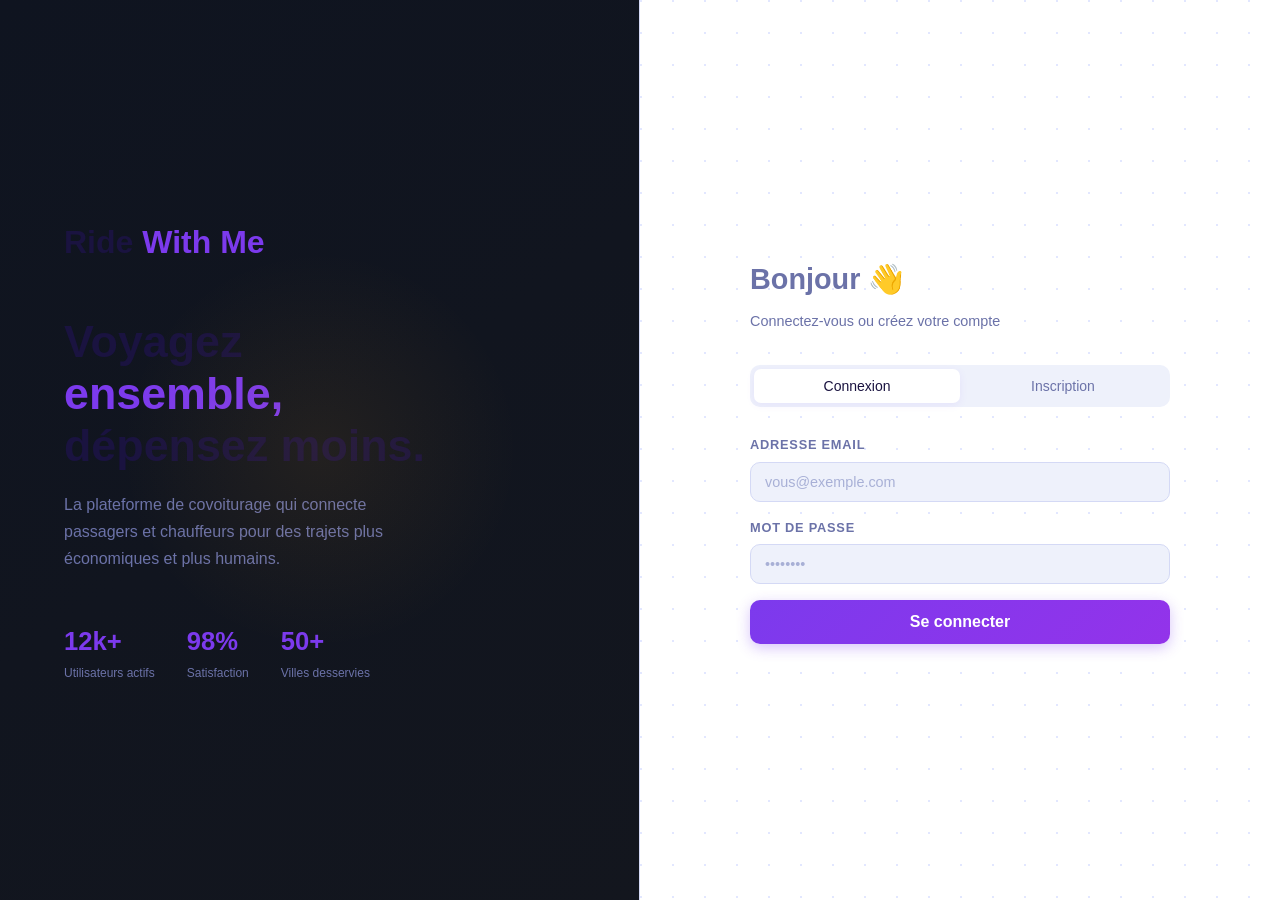
<file: src/main/resources/static/notifications.html>
<!DOCTYPE html>
<html lang="fr">
<head>
  <meta charset="UTF-8">
  <meta name="viewport" content="width=device-width, initial-scale=1.0">
  <title>Ride With Me — Notifications</title>
  <link rel="stylesheet" href="css/style.css">
</head>
<body>
<main style="padding-bottom: 64px;">
  <div class="container" style="max-width: 760px;">

    <div class="page-header">
      <div style="display:flex; justify-content:space-between; align-items:center; flex-wrap:wrap; gap:12px;">
        <div>
          <h2>Notifications</h2>
          <p>Vos alertes et messages récents</p>
        </div>
        <button class="btn btn-ghost btn-sm" onclick="markAllRead()">
          Tout marquer comme lu
        </button>
      </div>
    </div>

    <!-- Filter tabs -->
    <div class="tabs">
      <button class="tab-btn active" id="tab-all"
              onclick="filterNotifs('all')">Toutes</button>
      <button class="tab-btn" id="tab-unread"
              onclick="filterNotifs('unread')">Non lues
        <span id="unread-count" class="badge badge-amber"
              style="font-size:0.7rem; margin-left:4px;"></span>
      </button>
    </div>

    <div id="notif-list" style="display:flex; flex-direction:column; gap:10px;">
      <!-- Populated by renderNotifs() -->
    </div>

  </div>
</main>

<script src="js/api.js"></script>
<script src="js/auth.js"></script>
<script>
  let allNotifs = [];
  let currentFilter = 'all';

  (async () => {
    const user = await requireAuth();
    if (!user) return;

    renderNavbar(user, 'notifs');
    await loadNotifs();
  })();

  async function loadNotifs() {
    showLoading('notif-list');
    const result = await Notifications.all();

    if (!result.success) {
      document.getElementById('notif-list').innerHTML =
        `<div class="alert alert-error">${result.error}</div>`;
      return;
    }

    allNotifs = Array.isArray(result.data) ? result.data : [];
    updateUnreadCount();
    renderNotifs();
    checkForEvaluationNotifs();
  }

  function updateUnreadCount() {
    const count = allNotifs.filter(n => !n.lu).length;
    const badge = document.getElementById('unread-count');
    badge.textContent = count > 0 ? count : '';
    badge.style.display = count > 0 ? 'inline-flex' : 'none';
  }

  function filterNotifs(filter) {
    currentFilter = filter;
    document.getElementById('tab-all').classList.toggle('active', filter === 'all');
    document.getElementById('tab-unread').classList.toggle('active', filter === 'unread');
    renderNotifs();
  }

  function renderNotifs() {
    const filtered = currentFilter === 'unread'
      ? allNotifs.filter(n => !n.lu)
      : allNotifs;

    const list = document.getElementById('notif-list');

    if (filtered.length === 0) {
      list.innerHTML = `
        <div class="empty-state">
          <div class="empty-icon">🔔</div>
          <h3>${currentFilter === 'unread' ? 'Tout lu !' : 'Aucune notification'}</h3>
          <p>Vous êtes à jour.</p>
        </div>
      `;
      return;
    }

    list.innerHTML = filtered.map(n => {
      const rawParts = (n.message || '').split('|');
      const title = rawParts[0] || 'Notification';
      let body = rawParts.slice(1).join('|').trim();
      
      // Fallback for notifications that might not have a | separator
      if (rawParts.length === 1) {
          body = title;
      }
      
      let displayMsg = body;
      if (displayMsg.startsWith('EVAL')) {
        displayMsg = 'Veuillez évaluer votre chauffeur pour ce trajet.';
      }

      return `
      <div class="notif-item ${n.lu ? '' : 'unread'}" id="notif-${n.id}"
           onclick="markRead('${n.id}', ${n.lu})" style="cursor:pointer;">
        <div class="notif-dot ${n.lu ? 'read' : ''}"></div>
        <div class="notif-content">
          <div class="notif-title">${title}</div>
          <div class="notif-msg">${displayMsg}</div>
          <div class="notif-time">
            ${n.type === 'EMAIL' ? '📧' : '📱'} ${n.type}
            &nbsp;·&nbsp;
            ${formatDateShort(n.dateEnvoi)}
          </div>
        </div>
        ${!n.lu ? `<span class="badge badge-amber" style="flex-shrink:0;">Nouveau</span>` : ''}
      </div>
    `;
    }).join('');
  }

  // Mark a single notification as read when clicked
  async function markRead(id, alreadyRead) {
    if (alreadyRead) return;
    const result = await Notifications.lire(id);
    if (result.success) {
      // Update locally without re-fetching — faster UX
      const notif = allNotifs.find(n => n.id === id);
      if (notif) notif.lu = true;
      updateUnreadCount();
      renderNotifs();
    }
  }

  // Mark all unread notifications as read
  async function markAllRead() {
    const unread = allNotifs.filter(n => !n.lu);
    if (unread.length === 0) { toast('Tout est déjà lu !', 'info'); return; }

    // Call the API for each unread notification
    await Promise.all(unread.map(n => Notifications.lire(n.id)));
    toast(`${unread.length} notification(s) marquée(s) comme lue(s)`, 'success');
    await loadNotifs();
  }
  let selectedRating = 0;
let pendingChauffeurId = null;

// After loading notifications, check if any require an evaluation
function checkForEvaluationNotifs() {
    const evalNotif = allNotifs.find(n => {
        if (n.lu || !n.message) return false;
        const rawParts = n.message.split('|');
        const body = rawParts.slice(1).join('|').trim() || rawParts[0];
        return body.startsWith('EVAL');
    });

    if (evalNotif) {
        const rawParts = evalNotif.message.split('|');
        const body = rawParts.slice(1).join('|').trim() || rawParts[0];
        const parts = body.split('|').map(s => s.trim());
        
        // parts[0] = "EVAL"
        // parts[1] = chauffeurId  ← this is what we send to the API
        // parts[2] = origine
        // parts[3] = destination

        pendingChauffeurId = parts[1];  // must be [1] not [0]

        const origine     = parts[2] || '';
        const destination = parts[3] || '';

        document.querySelector('#rating-modal p').textContent =
            `Comment s'est passé votre trajet ${origine} → ${destination} ?`;

        openRatingModal();
    }
}
function openRatingModal() {
  document.getElementById('rating-modal').classList.add('open');
}

function closeRatingModal() {
  document.getElementById('rating-modal').classList.remove('open');
  selectedRating = 0;
  renderStars();
}

// Update the visual star display
function setRating(n) {
  selectedRating = n;
  renderStars();
  document.getElementById('submit-rating-btn').disabled = false;
}

function renderStars() {
  const stars = document.querySelectorAll('#stars span');
  stars.forEach((s, i) => {
    s.textContent = i < selectedRating ? '★' : '☆';
    s.style.color  = i < selectedRating ? 'var(--amber)' : 'var(--text-faint)';
  });
}

async function submitRating() {
  if (!selectedRating || !pendingChauffeurId) return;

  const btn = document.getElementById('submit-rating-btn');
  btn.disabled = true;
  btn.innerHTML = '<div class="spinner"></div>';

  const result = await Evaluations.evaluerChauffeur(
    pendingChauffeurId, selectedRating);

  if (result.success) {
    toast('Merci pour votre évaluation ! ⭐', 'success');
    closeRatingModal();
    await loadNotifs(); // refresh so the notification shows as read
  } else {
    toast(result.error, 'error');
    btn.disabled = false;
    btn.innerHTML = 'Envoyer';
  }
}
</script>
<!-- Rating modal — appears when passenger gets an evaluation notification -->
<div class="modal-overlay" id="rating-modal">
  <div class="modal" style="max-width: 400px; text-align: center;">
    <h3 style="margin-bottom: 8px;">Évaluez votre chauffeur</h3>
    <p style="margin-bottom: 24px; font-size: 0.875rem;">
      Comment s'est passé votre trajet ?
    </p>

    <!-- Star selector — clicking a star sets the rating -->
    <div id="stars" style="display:flex; justify-content:center; gap:8px;
                            font-size: 2.4rem; margin-bottom: 24px; cursor:pointer;">
      <span onclick="setRating(1)">☆</span>
      <span onclick="setRating(2)">☆</span>
      <span onclick="setRating(3)">☆</span>
      <span onclick="setRating(4)">☆</span>
      <span onclick="setRating(5)">☆</span>
    </div>

    <div style="display:flex; gap:10px; justify-content:center;">
      <button class="btn btn-primary" id="submit-rating-btn"
              onclick="submitRating()" disabled>
        Envoyer
      </button>
      <button class="btn btn-ghost" onclick="closeRatingModal()">
        Plus tard
      </button>
    </div>
  </div>
</div>
</body>
</html>
</file>
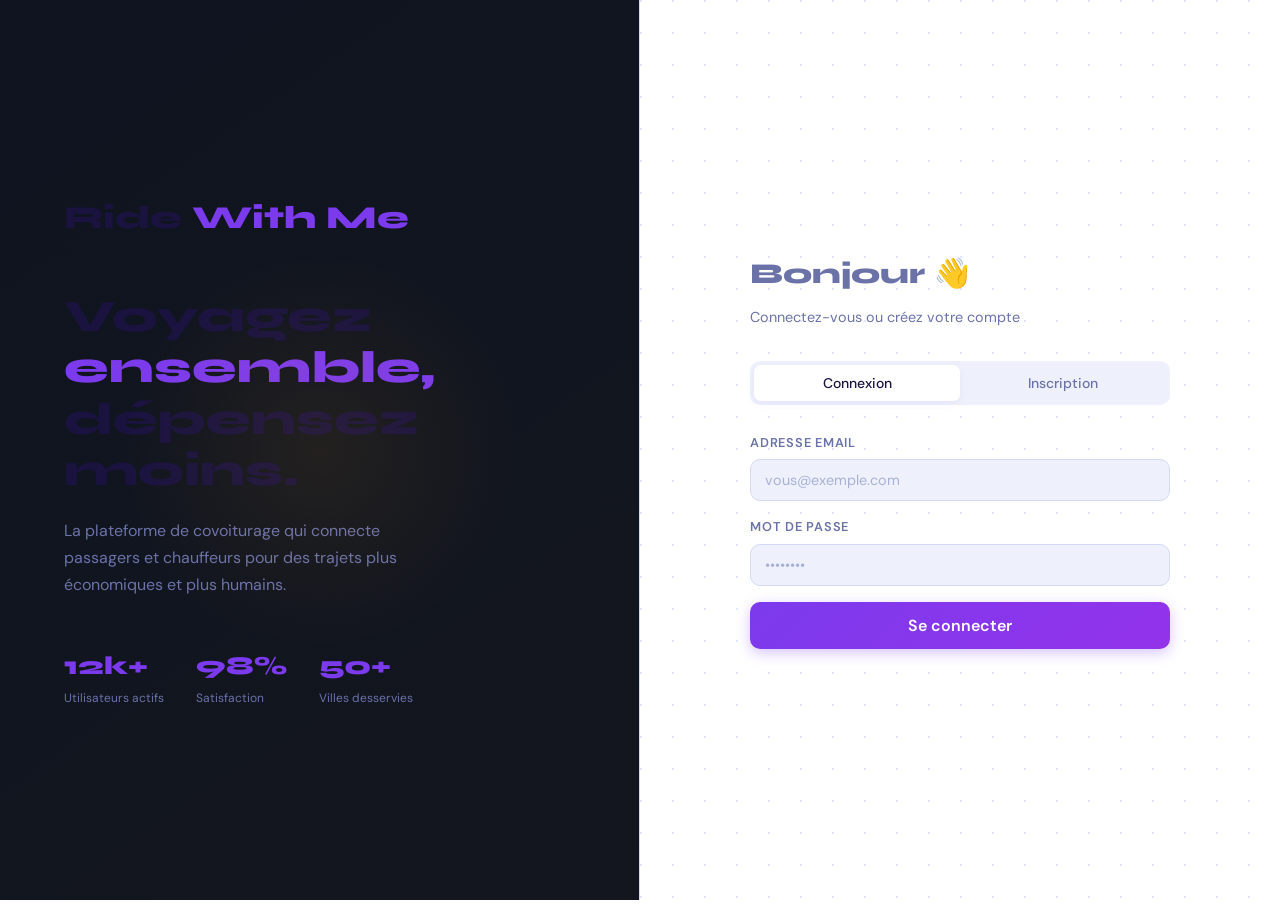
<file: src/main/resources/static/passenger.html>
<!DOCTYPE html>
<html lang="fr">
<head>
  <meta charset="UTF-8">
  <meta name="viewport" content="width=device-width, initial-scale=1.0">
  <title>Ride With Me — Mon espace passager</title>
  <link rel="stylesheet" href="css/style.css">
  <style>
    .res-card {
      background: var(--bg-card);
      border: 1px solid var(--border);
      border-radius: var(--radius-lg);
      padding: 20px;
      display: flex;
      flex-direction: column;
      gap: 14px;
      transition: var(--transition);
    }
    .res-card:hover { border-color: var(--border-soft); }

    .res-route {
      font-family: 'Syne', sans-serif;
      font-size: 1.15rem;
      font-weight: 700;
      display: flex;
      align-items: center;
      gap: 8px;
    }
    .res-route .arrow { color: var(--amber); }

    .res-meta {
      display: flex;
      flex-wrap: wrap;
      gap: 12px;
      font-size: 0.8rem;
      color: var(--text-muted);
    }
    .res-meta span { display: flex; align-items: center; gap: 5px; }

    .res-footer {
      display: flex;
      align-items: center;
      justify-content: space-between;
      flex-wrap: wrap;
      gap: 10px;
      padding-top: 14px;
      border-top: 1px solid var(--border);
    }
    .res-price {
      font-family: 'Syne', sans-serif;
      font-size: 1.3rem;
      font-weight: 800;
      color: var(--amber);
    }

    .cancel-confirm {
      background: var(--bg-input);
      border: 1px solid var(--border);
      border-radius: var(--radius);
      padding: 16px;
      margin-top: 8px;
      display: none;
    }
    .cancel-confirm p {
      font-size: 0.875rem;
      margin-bottom: 12px;
      color: var(--text);
    }
    .cancel-confirm .btn-row {
      display: flex;
      gap: 8px;
    }
  </style>
</head>
<body>
<main style="padding-bottom: 64px;">
  <div class="container">

    <!-- ── Page Header ───────────────────────────────── -->
    <div class="page-header">
      <h2>Mes réservations</h2>
      <p>Gérez vos trajets et consultez votre historique</p>
    </div>

    <!-- ── Stats row ──────────────────────────────────── -->
    <div class="grid-4 mb-lg" id="stats-row">
      <!-- Populated by renderStats() -->
    </div>

    <!-- ── Tabs: Active / History ─────────────────────── -->
    <div class="tabs">
      <button class="tab-btn active" id="tab-active"
              onclick="switchTab('active')">En cours</button>
      <button class="tab-btn" id="tab-history"
              onclick="switchTab('history')">Historique</button>
    </div>

    <!-- Reservations grid -->
    <div id="reservations-grid" class="grid-auto">
      <!-- Populated by renderReservations() -->
    </div>
    <!-- Payment methods section -->
<div class="section mt-lg" id="payment-section">
  <div class="section-title">Moyens de paiement</div>
  <div id="payment-list" style="display:flex; flex-direction:column; gap:10px;"></div>
  <button class="btn btn-secondary mt-md" onclick="openPaymentModal()">
    + Ajouter un moyen de paiement
  </button>
</div>

<!-- Add payment method modal -->
<div class="modal-overlay" id="payment-modal">
  <div class="modal">
    <div class="modal-header">
      <h3>Ajouter une carte</h3>
      <button class="modal-close" onclick="closePaymentModal()">✕</button>
    </div>
    <form onsubmit="addPaymentMethod(event)">
      <div style="display:flex; flex-direction:column; gap:14px;">
        <div class="form-group">
          <label class="form-label">Titulaire</label>
          <input class="form-input" type="text" id="p-titulaire"
                 placeholder="Nom sur la carte" required>
        </div>
        <div class="form-group">
          <label class="form-label">4 derniers chiffres</label>
          <input class="form-input" type="text" id="p-digits"
                 placeholder="4242" maxlength="4" minlength="4"
                 pattern="[0-9]{4}" required>
        </div>
        <div class="grid-2">
          <div class="form-group">
            <label class="form-label">Expiration</label>
            <input class="form-input" type="text" id="p-expiry"
                   placeholder="MM/YY" required>
          </div>
          <div class="form-group">
            <label class="form-label">Type</label>
            <div class="select-wrapper">
              <select class="form-input" id="p-type">
                <option value="CARTE">Carte bancaire</option>
                <option value="PAYPAL">PayPal</option>
              </select>
            </div>
          </div>
        </div>
        <div id="payment-msg" style="display:none;"></div>
        <button type="submit" class="btn btn-primary btn-full"
                id="payment-submit-btn">
          Ajouter
        </button>
      </div>
    </form>
  </div>
</div>

    <!-- Quick link to browse -->
    <div style="text-align:center; margin-top: 40px;">
      <a href="browse.html" class="btn btn-primary">
        Rechercher un trajet
      </a>
    </div>

  </div>
</main>

<script src="js/api.js"></script>
<script src="js/auth.js"></script>
<script>
  let allReservations = [];
  let currentTab = 'active';
// Load and display payment methods
async function loadPaymentMethods() {
  const result = await Paiement.list();
  const list = document.getElementById('payment-list');
  const methods = Array.isArray(result.data) ? result.data : [];

  if (methods.length === 0) {
    list.innerHTML = `<p style="font-size:0.875rem; color:var(--text-muted);">
      Aucun moyen de paiement enregistré.</p>`;
    return;
  }

  list.innerHTML = methods.map(mp => `
    <div style="display:flex; align-items:center; justify-content:space-between;
                background:var(--bg-card); border:1px solid var(--border);
                border-radius:var(--radius); padding:14px 16px;">
      <div>
        <div style="font-weight:500; font-size:0.9rem;">${mp.numeroMasque}</div>
        <div style="font-size:0.8rem; color:var(--text-muted);">
          ${mp.titulaire} — expire ${mp.dateExpiration}
        </div>
      </div>
      <div style="display:flex; align-items:center; gap:10px;">
        <span class="badge badge-muted">${mp.type}</span>
        <button class="btn btn-danger btn-sm"
                onclick="deletePaymentMethod('${mp.id}')">
          Supprimer
        </button>
      </div>
    </div>
  `).join('');
}

async function addPaymentMethod(e) {
  e.preventDefault();
  const btn = document.getElementById('payment-submit-btn');
  btn.disabled = true;
  btn.innerHTML = '<div class="spinner"></div>';

  const result = await Paiement.ajouter({
    type:               document.getElementById('p-type').value,
    derniers4Chiffres:  document.getElementById('p-digits').value,
    dateExpiration:     document.getElementById('p-expiry').value,
    titulaire:          document.getElementById('p-titulaire').value
  });

  btn.disabled = false;
  btn.innerHTML = 'Ajouter';

  if (result.success) {
    toast('Carte ajoutée avec succès !', 'success');
    closePaymentModal();
    e.target.reset();
    await loadPaymentMethods();
  } else {
    const msg = document.getElementById('payment-msg');
    msg.style.display = 'flex';
    msg.className = 'alert alert-error';
    msg.textContent = result.error;
  }
}

async function deletePaymentMethod(id) {
  if (!confirm('Supprimer ce moyen de paiement ?')) return;
  const result = await Paiement.supprimer(id);
  if (result.success) {
    toast('Carte supprimée', 'success');
    await loadPaymentMethods();
  } else {
    toast(result.error, 'error');
  }
}

function openPaymentModal() {
  document.getElementById('payment-modal').classList.add('open');
}
function closePaymentModal() {
  document.getElementById('payment-modal').classList.remove('open');
}
document.getElementById('payment-modal').addEventListener('click', function(e) {
  if (e.target === this) closePaymentModal();
});
  // ── Init ──────────────────────────────────────────────
  (async () => {
    // requireRole ensures only PASSAGER can access this page.
    // If not logged in → login page. If CHAUFFEUR/ADMIN → their page.
    const user = await requireRole(['PASSAGER']);
    if (!user) return;

    renderNavbar(user, 'dashboard');
    await loadReservations();
    await loadPaymentMethods(); 
  })();

  // ── Load reservations from API ─────────────────────────
  async function loadReservations() {
    showLoading('reservations-grid');
    const result = await Reservations.mesReservations();

    if (!result.success) {
      document.getElementById('reservations-grid').innerHTML =
        `<div class="alert alert-error" style="grid-column:1/-1">${result.error}</div>`;
      return;
    }

    allReservations = Array.isArray(result.data) ? result.data : [result.data];
    renderStats();
    renderReservations();
  }

  // ── Stats row ─────────────────────────────────────────
  function renderStats() {
    const total    = allReservations.length;
    const active   = allReservations.filter(r =>
      ['CONFIRMEE', 'EN_ATTENTE'].includes(r.status)).length;
    const spent    = allReservations
      .filter(r => r.status === 'CONFIRMEE')
      .reduce((sum, r) => sum + r.prixTotal, 0);
    const cancelled = allReservations.filter(r => r.status === 'ANNULEE').length;

    document.getElementById('stats-row').innerHTML = `
      <div class="stat-card">
        <div class="stat-icon">🎫</div>
        <div class="stat-label">Total réservations</div>
        <div class="stat-value">${total}</div>
      </div>
      <div class="stat-card">
        <div class="stat-icon">✅</div>
        <div class="stat-label">En cours</div>
        <div class="stat-value">${active}</div>
      </div>
      <div class="stat-card">
        <div class="stat-icon">💶</div>
        <div class="stat-label">Total dépensé</div>
        <div class="stat-value">${spent.toFixed(0)} DT</div>
      </div>
      <div class="stat-card">
        <div class="stat-icon">❌</div>
        <div class="stat-label">Annulées</div>
        <div class="stat-value">${cancelled}</div>
      </div>
    `;
  }

  // ── Tab switch ─────────────────────────────────────────
  function switchTab(tab) {
    currentTab = tab;
    document.getElementById('tab-active').classList.toggle('active', tab === 'active');
    document.getElementById('tab-history').classList.toggle('active', tab === 'history');
    renderReservations();
  }

  // ── Render reservation cards ───────────────────────────
  function renderReservations() {
    // Filter based on current tab
    const activeStatuses = ['CONFIRMEE', 'EN_ATTENTE'];
    const filtered = currentTab === 'active'
      ? allReservations.filter(r => activeStatuses.includes(r.status))
      : allReservations.filter(r => !activeStatuses.includes(r.status));

    const grid = document.getElementById('reservations-grid');

    if (filtered.length === 0) {
      const msg = currentTab === 'active'
        ? 'Aucune réservation active pour le moment.'
        : 'Aucun historique de réservation.';
      grid.innerHTML = `
        <div class="empty-state" style="grid-column:1/-1;">
          <div class="empty-icon">${currentTab === 'active' ? '🗺️' : '📜'}</div>
          <h3>Rien ici</h3>
          <p>${msg}</p>
          <a href="browse.html" class="btn btn-secondary mt-md">
            Voir les trajets disponibles
          </a>
        </div>
      `;
      return;
    }

    grid.innerHTML = filtered.map(r => `
      <div class="res-card" id="res-${r.id}">
        <div style="display:flex; justify-content:space-between; align-items:flex-start;">
          <div class="res-route">
            <span>${r.trajet?.origine || '?'}</span>
            <span class="arrow">→</span>
            <span>${r.trajet?.destination || '?'}</span>
          </div>
          ${statusBadge(r.status)}
        </div>

        <div class="res-meta">
          <span>📅 ${formatDateShort(r.trajet?.heureDepart)}</span>
          <span>💺 ${r.nombrePlaces} place${r.nombrePlaces > 1 ? 's' : ''}</span>
          <span>🧾 Réservé le ${formatDateShort(r.dateReservation)}</span>
        </div>

        ${r.transaction ? `
          <div style="font-size:0.8rem; color: var(--text-muted); display: flex; align-items: center; gap: 6px;">
            Paiement ${statusBadge(r.transaction.status)}
          </div>
        ` : ''}

        <div class="res-footer">
          <div class="res-price">${r.prixTotal?.toFixed(2)} DT</div>

          <!-- Only show cancel button for active reservations -->
          ${['CONFIRMEE','EN_ATTENTE'].includes(r.status) ? `
            <button class="btn btn-danger btn-sm"
                    onclick="showCancelConfirm('${r.id}')">
              Annuler
            </button>
          ` : ''}
        </div>

        <!-- Cancel confirmation panel — hidden by default -->
        <div class="cancel-confirm" id="cancel-${r.id}">
          <p>
            ⚠️ Êtes-vous sûr ? Si le départ est dans moins de 24h,
            seulement <strong>50%</strong> vous sera remboursé.
          </p>
          <div class="btn-row">
            <button class="btn btn-danger btn-sm"
                    onclick="confirmCancel('${r.id}')">
              Oui, annuler
            </button>
            <button class="btn btn-ghost btn-sm"
                    onclick="hideCancelConfirm('${r.id}')">
              Non, garder
            </button>
          </div>
        </div>
      </div>
    `).join('');
  }

  // ── Cancel flow ────────────────────────────────────────
  // Show the confirmation panel (two-step cancel for safety)
  function showCancelConfirm(id) {
    document.getElementById(`cancel-${id}`).style.display = 'block';
  }

  function hideCancelConfirm(id) {
    document.getElementById(`cancel-${id}`).style.display = 'none';
  }

  // Actually call the API to cancel
  async function confirmCancel(id) {
    const result = await Reservations.annuler(id);

    if (result.success) {
      toast('Réservation annulée — remboursement traité', 'success');
      await loadReservations();
    } else {
      // AnnulationHorsDelaiException still means the cancel happened
      // but with a partial refund — show as warning not error
      if (result.error?.includes('partiel') || result.error?.includes('24h')) {
        toast('Annulé avec remboursement partiel (50%)', 'info');
        await loadReservations();
      } else {
        toast(result.error, 'error');
      }
    }
  }
</script>
</body>
</html>
</file>
<file: src/main/resources/static/css/style.css>
/* ============================================================
   RIDE WITH ME — Design System
   Aesthetic: Bright vibrant with electric violet & cyan accents
   Fonts: Syne (headings) + DM Sans (body)
   ============================================================ */

@import url('https://fonts.googleapis.com/css2?family=Syne:wght@400;600;700;800&family=DM+Sans:ital,opsz,wght@0,9..40,300;0,9..40,400;0,9..40,500;1,9..40,300&display=swap');

/* ── CSS Variables ─────────────────────────────────────── */
:root {
  --bg:          #f0f4ff;       /* bright cool page background */
  --bg-card:     #ffffff;       /* card surface — pure white */
  --bg-input:    #eef1fb;       /* input / subtle surface */
  --border:      #d4d9f5;       /* default border */
  --border-soft: #e2e7ff;       /* subtle border */

  --amber:       #7c3aed;       /* primary accent — electric violet */
  --amber-dim:   #5b21b6;       /* darker violet for hover */
  --amber-glow:  rgba(124,58,237,0.10); /* glow background */

  --text:        #1a1340;       /* primary text — deep indigo */
  --text-muted:  #6b72a8;       /* secondary text */
  --text-faint:  #a8b0d6;       /* placeholder / disabled */

  --green:       #059669;
  --green-bg:    rgba(5,150,105,0.10);
  --red:         #dc2626;
  --red-bg:      rgba(220,38,38,0.10);
  --blue:        #0284c7;
  --blue-bg:     rgba(2,132,199,0.10);

  --cyan:        #06b6d4;
  --cyan-bg:     rgba(6,182,212,0.12);

  --radius:      10px;
  --radius-lg:   16px;
  --radius-pill: 999px;

  --shadow:      0 4px 24px rgba(124,58,237,0.12);
  --shadow-sm:   0 2px 8px rgba(124,58,237,0.08);

  --transition:  all 0.18s ease;
}

/* ── Reset ──────────────────────────────────────────────── */
*, *::before, *::after { box-sizing: border-box; margin: 0; padding: 0; }
html { font-size: 16px; scroll-behavior: smooth; }

body {
  font-family: 'DM Sans', sans-serif;
  background: linear-gradient(135deg, #f0f4ff 0%, #e8eeff 40%, #f5f0ff 100%);
  background-attachment: fixed;
  color: var(--text);
  min-height: 100vh;
  line-height: 1.6;
  -webkit-font-smoothing: antialiased;
}

/* ── Typography ─────────────────────────────────────────── */
h1, h2, h3, h4, h5 {
  font-family: 'Syne', sans-serif;
  line-height: 1.2;
  color: var(--text);
}
h1 { font-size: 2.4rem; font-weight: 800; }
h2 { font-size: 1.6rem; font-weight: 700; }
h3 { font-size: 1.2rem; font-weight: 600; }
h4 { font-size: 1rem;   font-weight: 600; }
p  { color: var(--text-muted); }

a { color: var(--amber); text-decoration: none; transition: var(--transition); }
a:hover { color: var(--amber-dim); }

/* ── Layout Helpers ─────────────────────────────────────── */
.container {
  max-width: 1200px;
  margin: 0 auto;
  padding: 0 24px;
}
.page-wrapper {
  min-height: 100vh;
  display: flex;
  flex-direction: column;
}
.flex         { display: flex; }
.flex-col     { display: flex; flex-direction: column; }
.items-center { align-items: center; }
.justify-between { justify-content: space-between; }
.gap-sm       { gap: 8px; }
.gap-md       { gap: 16px; }
.gap-lg       { gap: 24px; }
.mt-sm        { margin-top: 8px; }
.mt-md        { margin-top: 16px; }
.mt-lg        { margin-top: 24px; }
.mb-md        { margin-bottom: 16px; }
.mb-lg        { margin-bottom: 24px; }
.text-center  { text-align: center; }
.text-right   { text-align: right; }
.w-full       { width: 100%; }

/* ── Navbar ─────────────────────────────────────────────── */
.navbar {
  position: sticky;
  top: 0;
  z-index: 100;
  background: rgba(255,255,255,0.85);
  backdrop-filter: blur(20px);
  border-bottom: 1px solid var(--border);
  padding: 0 24px;
  height: 64px;
  display: flex;
  align-items: center;
  justify-content: space-between;
  box-shadow: 0 1px 12px rgba(124,58,237,0.06);
}
.navbar-brand {
  font-family: 'Syne', sans-serif;
  font-size: 1.3rem;
  font-weight: 800;
  color: var(--text);
  display: flex;
  align-items: center;
  gap: 10px;
}
.navbar-brand .dot {
  width: 8px; height: 8px;
  border-radius: 50%;
  background: linear-gradient(135deg, var(--amber), var(--cyan));
  display: inline-block;
  box-shadow: 0 0 8px rgba(124,58,237,0.5);
}
.navbar-brand span { color: var(--amber); }
.navbar-links {
  display: flex;
  align-items: center;
  gap: 4px;
}
.nav-link {
  padding: 7px 14px;
  border-radius: var(--radius);
  font-size: 0.875rem;
  font-weight: 500;
  color: var(--text-muted);
  transition: var(--transition);
  cursor: pointer;
  border: none;
  background: none;
  font-family: 'DM Sans', sans-serif;
}
.nav-link:hover { color: var(--text); background: var(--bg-input); }
.nav-link.active { color: var(--amber); font-weight: 600; }
.nav-user {
  display: flex;
  align-items: center;
  gap: 10px;
  font-size: 0.875rem;
  color: var(--text-muted);
}
.avatar {
  width: 34px; height: 34px;
  border-radius: 50%;
  background: linear-gradient(135deg, var(--amber-glow), var(--cyan-bg));
  border: 2px solid var(--amber);
  display: flex;
  align-items: center;
  justify-content: center;
  font-family: 'Syne', sans-serif;
  font-weight: 700;
  font-size: 0.8rem;
  color: var(--amber);
  box-shadow: 0 0 10px rgba(124,58,237,0.2);
}

/* ── Cards ──────────────────────────────────────────────── */
.card {
  background: var(--bg-card);
  border: 1px solid var(--border);
  border-radius: var(--radius-lg);
  padding: 24px;
  transition: var(--transition);
  box-shadow: 0 2px 12px rgba(124,58,237,0.05);
}
.card:hover { border-color: var(--border-soft); box-shadow: 0 4px 20px rgba(124,58,237,0.08); }
.card-hover:hover {
  border-color: var(--amber);
  box-shadow: 0 0 0 1px var(--amber), 0 8px 32px rgba(124,58,237,0.12);
  transform: translateY(-2px);
}
.card-header {
  display: flex;
  align-items: center;
  justify-content: space-between;
  margin-bottom: 20px;
  padding-bottom: 16px;
  border-bottom: 1px solid var(--border);
}

/* ── Buttons ────────────────────────────────────────────── */
.btn {
  display: inline-flex;
  align-items: center;
  justify-content: center;
  gap: 8px;
  padding: 10px 20px;
  border-radius: var(--radius);
  font-family: 'DM Sans', sans-serif;
  font-size: 0.875rem;
  font-weight: 500;
  cursor: pointer;
  transition: var(--transition);
  border: none;
  outline: none;
  white-space: nowrap;
}
.btn:disabled { opacity: 0.45; cursor: not-allowed; }

.btn-primary {
  background: linear-gradient(135deg, var(--amber) 0%, #9333ea 100%);
  color: #ffffff;
  font-weight: 600;
  box-shadow: 0 4px 14px rgba(124,58,237,0.3);
}
.btn-primary:hover:not(:disabled) {
  background: linear-gradient(135deg, var(--amber-dim) 0%, #7e22ce 100%);
  box-shadow: 0 6px 20px rgba(124,58,237,0.4);
  transform: translateY(-1px);
}

.btn-secondary {
  background: var(--bg-input);
  color: var(--text);
  border: 1px solid var(--border);
}
.btn-secondary:hover:not(:disabled) {
  border-color: var(--amber);
  color: var(--amber);
  background: var(--amber-glow);
}

.btn-danger {
  background: var(--red-bg);
  color: var(--red);
  border: 1px solid rgba(220,38,38,0.2);
}
.btn-danger:hover:not(:disabled) {
  background: rgba(220,38,38,0.18);
}

.btn-success {
  background: var(--green-bg);
  color: var(--green);
  border: 1px solid rgba(5,150,105,0.2);
}
.btn-success:hover:not(:disabled) {
  background: rgba(5,150,105,0.2);
}

.btn-ghost {
  background: transparent;
  color: var(--text-muted);
  border: 1px solid var(--border);
}
.btn-ghost:hover:not(:disabled) { color: var(--text); border-color: var(--text-muted); }

.btn-sm { padding: 6px 12px; font-size: 0.8rem; }
.btn-lg { padding: 13px 28px; font-size: 1rem; font-weight: 600; }
.btn-full { width: 100%; }
.btn-icon { padding: 8px; border-radius: var(--radius); }

/* ── Form Elements ──────────────────────────────────────── */
.form-group { display: flex; flex-direction: column; gap: 6px; }

.form-label {
  font-size: 0.8rem;
  font-weight: 600;
  color: var(--text-muted);
  text-transform: uppercase;
  letter-spacing: 0.06em;
}

.form-input {
  background: var(--bg-input);
  border: 1.5px solid var(--border);
  border-radius: var(--radius);
  padding: 11px 14px;
  font-family: 'DM Sans', sans-serif;
  font-size: 0.9rem;
  color: var(--text);
  outline: none;
  transition: var(--transition);
  width: 100%;
}
.form-input::placeholder { color: var(--text-faint); }
.form-input:focus {
  border-color: var(--amber);
  background: #ffffff;
  box-shadow: 0 0 0 3px rgba(124,58,237,0.1);
}
.form-input:hover:not(:focus) { border-color: var(--text-faint); }

select.form-input { cursor: pointer; appearance: none; }
.select-wrapper { position: relative; }
.select-wrapper::after {
  content: '▾';
  position: absolute;
  right: 14px;
  top: 50%;
  transform: translateY(-50%);
  color: var(--text-muted);
  pointer-events: none;
  font-size: 0.75rem;
}

/* ── Badges / Pills ─────────────────────────────────────── */
.badge {
  display: inline-flex;
  align-items: center;
  padding: 3px 10px;
  border-radius: var(--radius-pill);
  font-size: 0.75rem;
  font-weight: 600;
  letter-spacing: 0.02em;
}
.badge-green  { background: var(--green-bg);  color: var(--green); }
.badge-red    { background: var(--red-bg);    color: var(--red); }
.badge-amber  { background: var(--amber-glow); color: var(--amber); }
.badge-blue   { background: var(--blue-bg);   color: var(--blue); }
.badge-muted  { background: var(--bg-input);  color: var(--text-muted); }

/* ── Alerts ─────────────────────────────────────────────── */
.alert {
  padding: 12px 16px;
  border-radius: var(--radius);
  font-size: 0.875rem;
  display: flex;
  align-items: center;
  gap: 10px;
}
.alert-error   { background: var(--red-bg);   color: var(--red);   border: 1px solid rgba(220,38,38,0.2); }
.alert-success { background: var(--green-bg); color: var(--green); border: 1px solid rgba(5,150,105,0.2); }
.alert-info    { background: var(--blue-bg);  color: var(--blue);  border: 1px solid rgba(2,132,199,0.2); }
.alert-warning { background: var(--amber-glow); color: var(--amber); border: 1px solid rgba(124,58,237,0.2); }

/* ── Grid Layouts ───────────────────────────────────────── */
.grid-2 { display: grid; grid-template-columns: repeat(2, 1fr); gap: 16px; }
.grid-3 { display: grid; grid-template-columns: repeat(3, 1fr); gap: 16px; }
.grid-4 { display: grid; grid-template-columns: repeat(4, 1fr); gap: 16px; }
.grid-auto { display: grid; grid-template-columns: repeat(auto-fill, minmax(300px, 1fr)); gap: 20px; }

/* ── Trip Card ──────────────────────────────────────────── */
.trip-card {
  background: var(--bg-card);
  border: 1px solid var(--border);
  border-radius: var(--radius-lg);
  padding: 20px;
  cursor: pointer;
  transition: var(--transition);
  display: flex;
  flex-direction: column;
  gap: 14px;
  box-shadow: 0 2px 12px rgba(124,58,237,0.05);
}
.trip-card:hover {
  border-color: var(--amber);
  transform: translateY(-3px);
  box-shadow: 0 12px 36px rgba(124,58,237,0.14);
}
.trip-route {
  display: flex;
  align-items: center;
  gap: 10px;
  font-family: 'Syne', sans-serif;
  font-weight: 700;
  font-size: 1.1rem;
}
.trip-route .arrow { color: var(--amber); font-size: 1rem; }
.trip-meta {
  display: flex;
  gap: 16px;
  font-size: 0.8rem;
  color: var(--text-muted);
  flex-wrap: wrap;
}
.trip-meta span { display: flex; align-items: center; gap: 4px; }
.trip-footer {
  display: flex;
  align-items: center;
  justify-content: space-between;
  padding-top: 14px;
  border-top: 1px solid var(--border);
}
.trip-price {
  font-family: 'Syne', sans-serif;
  font-size: 1.4rem;
  font-weight: 800;
  background: linear-gradient(135deg, var(--amber), var(--cyan));
  -webkit-background-clip: text;
  -webkit-text-fill-color: transparent;
  background-clip: text;
}
.trip-price small {
  font-size: 0.75rem;
  color: var(--text-muted);
  font-weight: 400;
  font-family: 'DM Sans', sans-serif;
  -webkit-text-fill-color: var(--text-muted);
}

/* ── Stat Cards ─────────────────────────────────────────── */
.stat-card {
  background: var(--bg-card);
  border: 1px solid var(--border);
  border-radius: var(--radius-lg);
  padding: 20px 24px;
  display: flex;
  flex-direction: column;
  gap: 6px;
  box-shadow: 0 2px 12px rgba(124,58,237,0.06);
  transition: var(--transition);
}
.stat-card:hover {
  box-shadow: 0 6px 24px rgba(124,58,237,0.12);
  transform: translateY(-1px);
}
.stat-label {
  font-size: 0.75rem;
  color: var(--text-muted);
  text-transform: uppercase;
  letter-spacing: 0.07em;
  font-weight: 600;
}
.stat-value {
  font-family: 'Syne', sans-serif;
  font-size: 2rem;
  font-weight: 800;
  color: var(--text);
}
.stat-icon {
  width: 38px; height: 38px;
  border-radius: var(--radius);
  background: linear-gradient(135deg, var(--amber-glow), var(--cyan-bg));
  display: flex;
  align-items: center;
  justify-content: center;
  font-size: 1.1rem;
  margin-bottom: 4px;
}

/* ── Table ──────────────────────────────────────────────── */
.table-wrapper {
  overflow-x: auto;
  border: 1px solid var(--border);
  border-radius: var(--radius-lg);
  box-shadow: 0 2px 12px rgba(124,58,237,0.05);
}
table {
  width: 100%;
  border-collapse: collapse;
  font-size: 0.875rem;
}
thead tr { background: linear-gradient(135deg, #eef0ff, #f0f4ff); }
thead th {
  padding: 12px 16px;
  text-align: left;
  font-size: 0.75rem;
  font-weight: 700;
  color: var(--amber);
  text-transform: uppercase;
  letter-spacing: 0.06em;
  white-space: nowrap;
}
tbody tr {
  border-top: 1px solid var(--border-soft);
  transition: background 0.12s;
}
tbody tr:hover { background: rgba(124,58,237,0.03); }
tbody td {
  padding: 14px 16px;
  color: var(--text);
  vertical-align: middle;
}

/* ── Empty State ────────────────────────────────────────── */
.empty-state {
  display: flex;
  flex-direction: column;
  align-items: center;
  justify-content: center;
  padding: 64px 24px;
  text-align: center;
  gap: 12px;
}
.empty-icon {
  font-size: 3rem;
  margin-bottom: 8px;
  opacity: 0.5;
}
.empty-state h3 { color: var(--text-muted); font-size: 1.1rem; }
.empty-state p  { font-size: 0.875rem; max-width: 320px; }

/* ── Modal ──────────────────────────────────────────────── */
.modal-overlay {
  position: fixed; inset: 0;
  background: rgba(26,19,64,0.45);
  backdrop-filter: blur(6px);
  display: flex;
  align-items: center;
  justify-content: center;
  z-index: 200;
  padding: 24px;
  opacity: 0;
  pointer-events: none;
  transition: opacity 0.2s ease;
}
.modal-overlay.open {
  opacity: 1;
  pointer-events: all;
}
.modal {
  background: var(--bg-card);
  border: 1px solid var(--border);
  border-radius: var(--radius-lg);
  padding: 32px;
  width: 100%;
  max-width: 480px;
  transform: translateY(16px);
  transition: transform 0.2s ease;
  box-shadow: 0 20px 60px rgba(124,58,237,0.18);
}
.modal-overlay.open .modal { transform: translateY(0); }
.modal-header {
  display: flex;
  align-items: center;
  justify-content: space-between;
  margin-bottom: 24px;
}
.modal-close {
  background: none; border: none;
  color: var(--text-muted);
  cursor: pointer;
  font-size: 1.2rem;
  padding: 4px 8px;
  border-radius: var(--radius);
  transition: var(--transition);
}
.modal-close:hover { color: var(--text); background: var(--bg-input); }

/* ── Loading ────────────────────────────────────────────── */
.spinner {
  width: 20px; height: 20px;
  border: 2.5px solid var(--border);
  border-top-color: var(--amber);
  border-radius: 50%;
  animation: spin 0.7s linear infinite;
  flex-shrink: 0;
}
.spinner-lg {
  width: 40px; height: 40px;
  border-width: 3px;
}
@keyframes spin { to { transform: rotate(360deg); } }

.loading-overlay {
  display: flex;
  align-items: center;
  justify-content: center;
  padding: 48px;
  gap: 14px;
  color: var(--text-muted);
}

/* ── Page Header ────────────────────────────────────────── */
.page-header {
  padding: 40px 0 24px;
  border-bottom: 1px solid var(--border);
  margin-bottom: 32px;
}
.page-header p { margin-top: 6px; font-size: 0.95rem; }

/* ── Section ────────────────────────────────────────────── */
.section { margin-bottom: 40px; }
.section-title {
  font-family: 'Syne', sans-serif;
  font-size: 1.1rem;
  font-weight: 700;
  margin-bottom: 16px;
  display: flex;
  align-items: center;
  gap: 10px;
  color: var(--text);
}
.section-title::after {
  content: '';
  flex: 1;
  height: 2px;
  background: linear-gradient(90deg, var(--amber-glow), transparent);
  border-radius: 2px;
}

/* ── Tabs ───────────────────────────────────────────────── */
.tabs {
  display: flex;
  gap: 4px;
  background: var(--bg-input);
  padding: 4px;
  border-radius: var(--radius);
  margin-bottom: 24px;
  width: fit-content;
  border: 1px solid var(--border);
}
.tab-btn {
  padding: 8px 18px;
  border-radius: 7px;
  border: none;
  background: none;
  color: var(--text-muted);
  font-family: 'DM Sans', sans-serif;
  font-size: 0.875rem;
  font-weight: 500;
  cursor: pointer;
  transition: var(--transition);
}
.tab-btn.active {
  background: var(--bg-card);
  color: var(--amber);
  box-shadow: var(--shadow-sm);
  font-weight: 600;
}

/* ── Notification Item ──────────────────────────────────── */
.notif-item {
  display: flex;
  gap: 14px;
  padding: 16px;
  border-radius: var(--radius);
  border: 1px solid var(--border-soft);
  background: var(--bg-card);
  transition: var(--transition);
}
.notif-item.unread {
  border-color: var(--amber);
  background: rgba(124,58,237,0.04);
}
.notif-dot {
  width: 8px; height: 8px;
  border-radius: 50%;
  background: linear-gradient(135deg, var(--amber), var(--cyan));
  margin-top: 6px;
  flex-shrink: 0;
  box-shadow: 0 0 6px rgba(124,58,237,0.4);
}
.notif-dot.read { background: var(--border); box-shadow: none; }
.notif-content { flex: 1; }
.notif-title { font-size: 0.9rem; font-weight: 500; color: var(--text); }
.notif-msg   { font-size: 0.8rem; color: var(--text-muted); margin-top: 2px; }
.notif-time  { font-size: 0.75rem; color: var(--text-faint); margin-top: 4px; }

/* ── Divider ────────────────────────────────────────────── */
.divider {
  height: 1px;
  background: var(--border);
  margin: 20px 0;
}
.divider-text {
  display: flex;
  align-items: center;
  gap: 12px;
  color: var(--text-muted);
  font-size: 0.8rem;
}
.divider-text::before, .divider-text::after {
  content: '';
  flex: 1;
  height: 1px;
  background: var(--border);
}

/* ── Toast ──────────────────────────────────────────────── */
#toast-container {
  position: fixed;
  bottom: 24px;
  right: 24px;
  z-index: 999;
  display: flex;
  flex-direction: column;
  gap: 8px;
}
.toast {
  padding: 12px 18px;
  border-radius: var(--radius);
  font-size: 0.875rem;
  font-weight: 500;
  display: flex;
  align-items: center;
  gap: 10px;
  box-shadow: var(--shadow);
  animation: slideIn 0.2s ease;
  min-width: 260px;
  max-width: 360px;
}
.toast-success { background: #d1fae5; color: #065f46; border: 1px solid #6ee7b7; }
.toast-error   { background: #fee2e2; color: #991b1b; border: 1px solid #fca5a5; }
.toast-info    { background: #ede9fe; color: #4c1d95; border: 1px solid #c4b5fd; }
@keyframes slideIn {
  from { transform: translateX(100%); opacity: 0; }
  to   { transform: translateX(0);    opacity: 1; }
}

/* ── Responsive ─────────────────────────────────────────── */
@media (max-width: 768px) {
  h1 { font-size: 1.8rem; }
  .grid-2, .grid-3, .grid-4 { grid-template-columns: 1fr; }
  .navbar { padding: 0 16px; }
  .container { padding: 0 16px; }
  .tabs { width: 100%; overflow-x: auto; }
  .modal { padding: 24px; }
}
</file>
